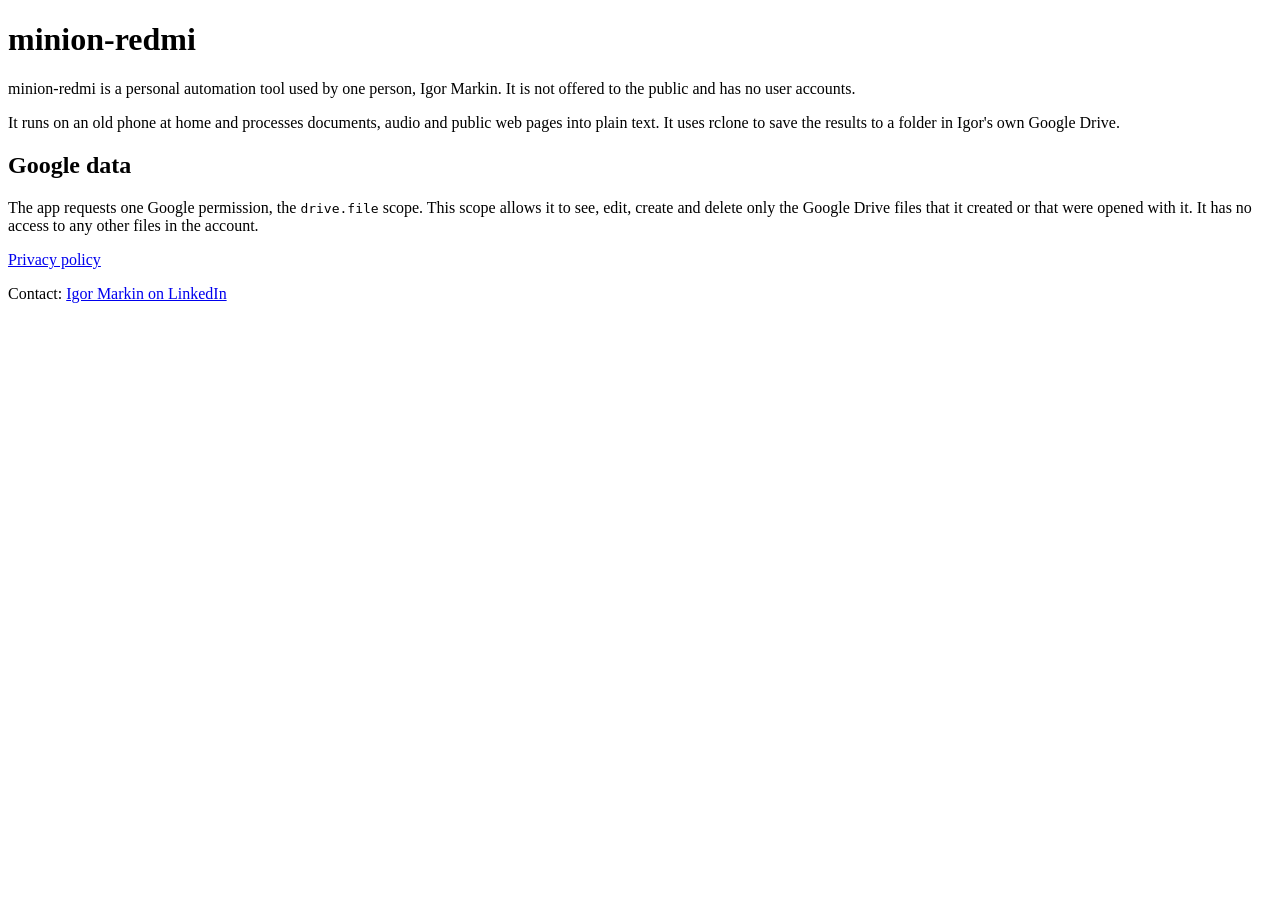
<file: minion-redmi/index.html>
<!doctype html>
<html lang="en">
<head>
<meta charset="utf-8">
<meta name="viewport" content="width=device-width, initial-scale=1">
<title>minion-redmi</title>
</head>
<body>
<h1>minion-redmi</h1>
<p>minion-redmi is a personal automation tool used by one person, Igor Markin. It is not offered to the public and has no user accounts.</p>
<p>It runs on an old phone at home and processes documents, audio and public web pages into plain text. It uses rclone to save the results to a folder in Igor's own Google Drive.</p>
<h2>Google data</h2>
<p>The app requests one Google permission, the <code>drive.file</code> scope. This scope allows it to see, edit, create and delete only the Google Drive files that it created or that were opened with it. It has no access to any other files in the account.</p>
<p><a href="privacy.html">Privacy policy</a></p>
<p>Contact: <a href="https://www.linkedin.com/in/markin-pro/">Igor Markin on LinkedIn</a></p>
</body>
</html>
</file>
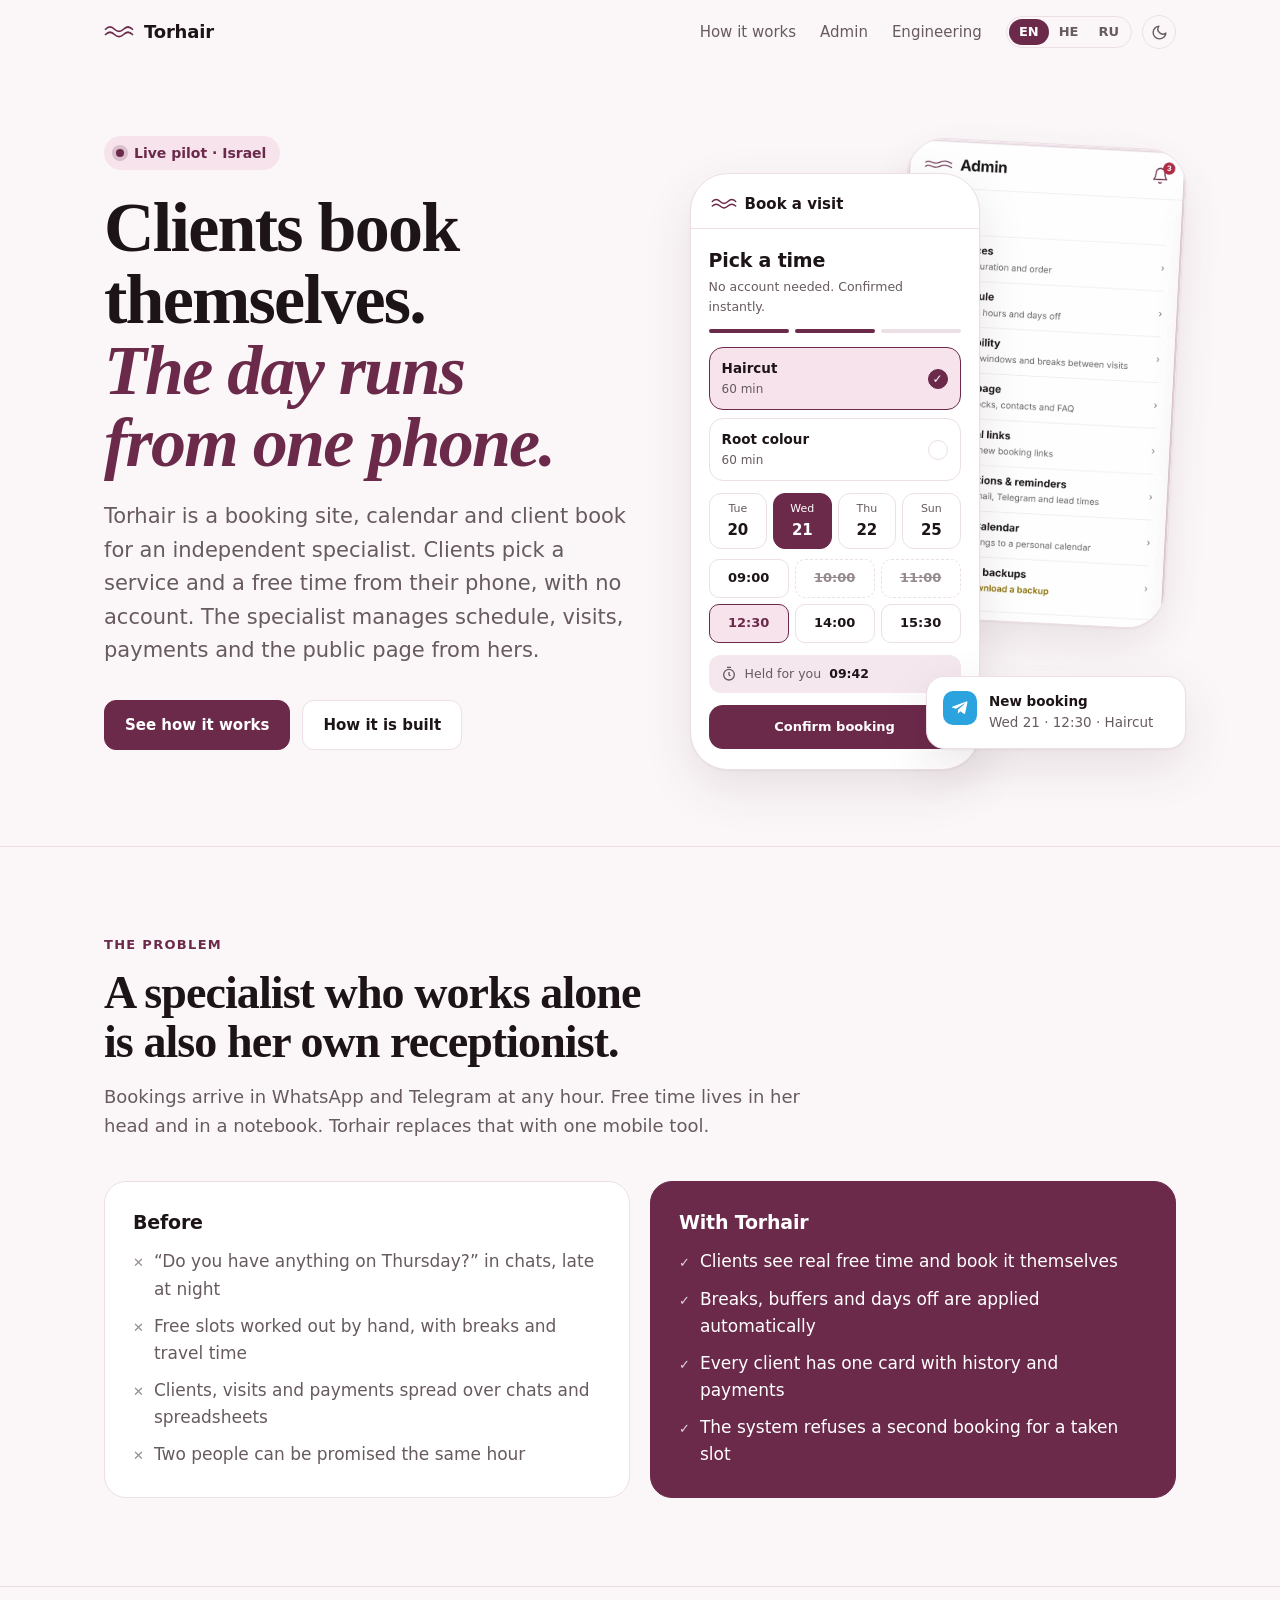
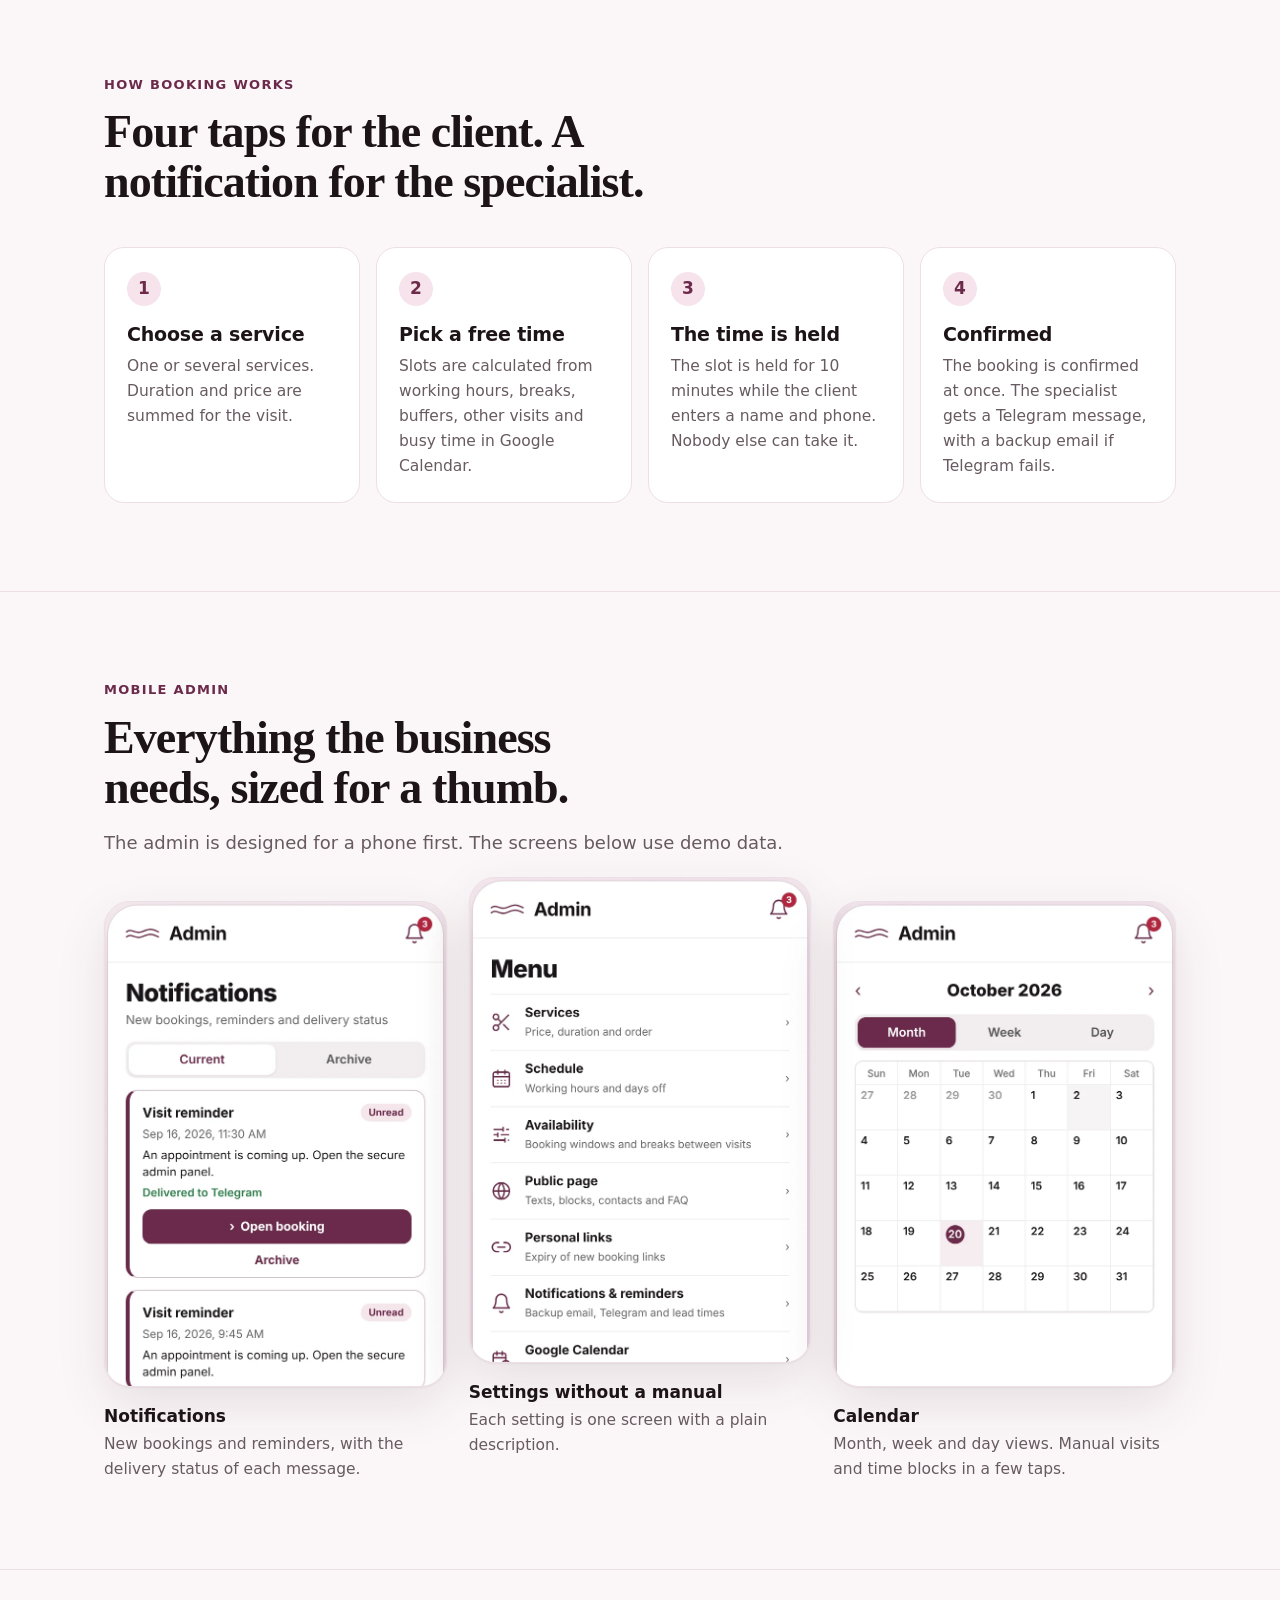
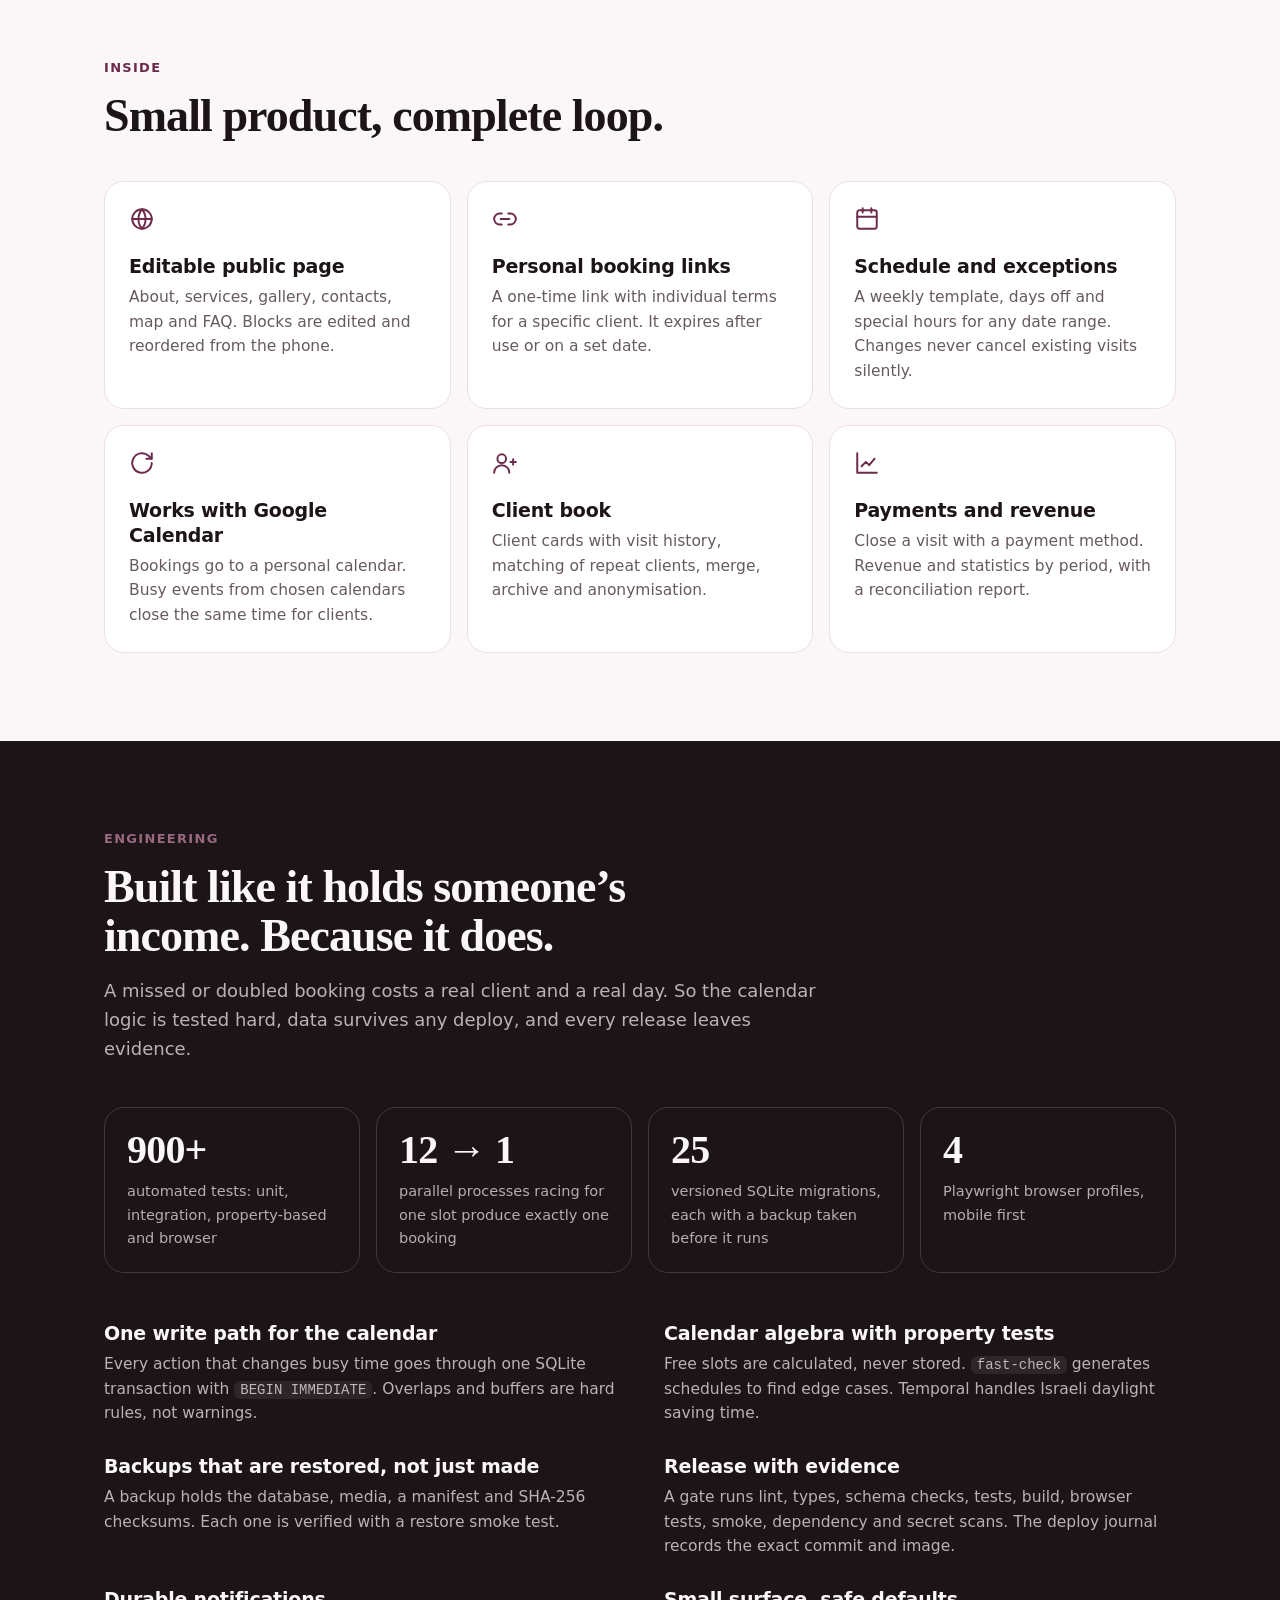
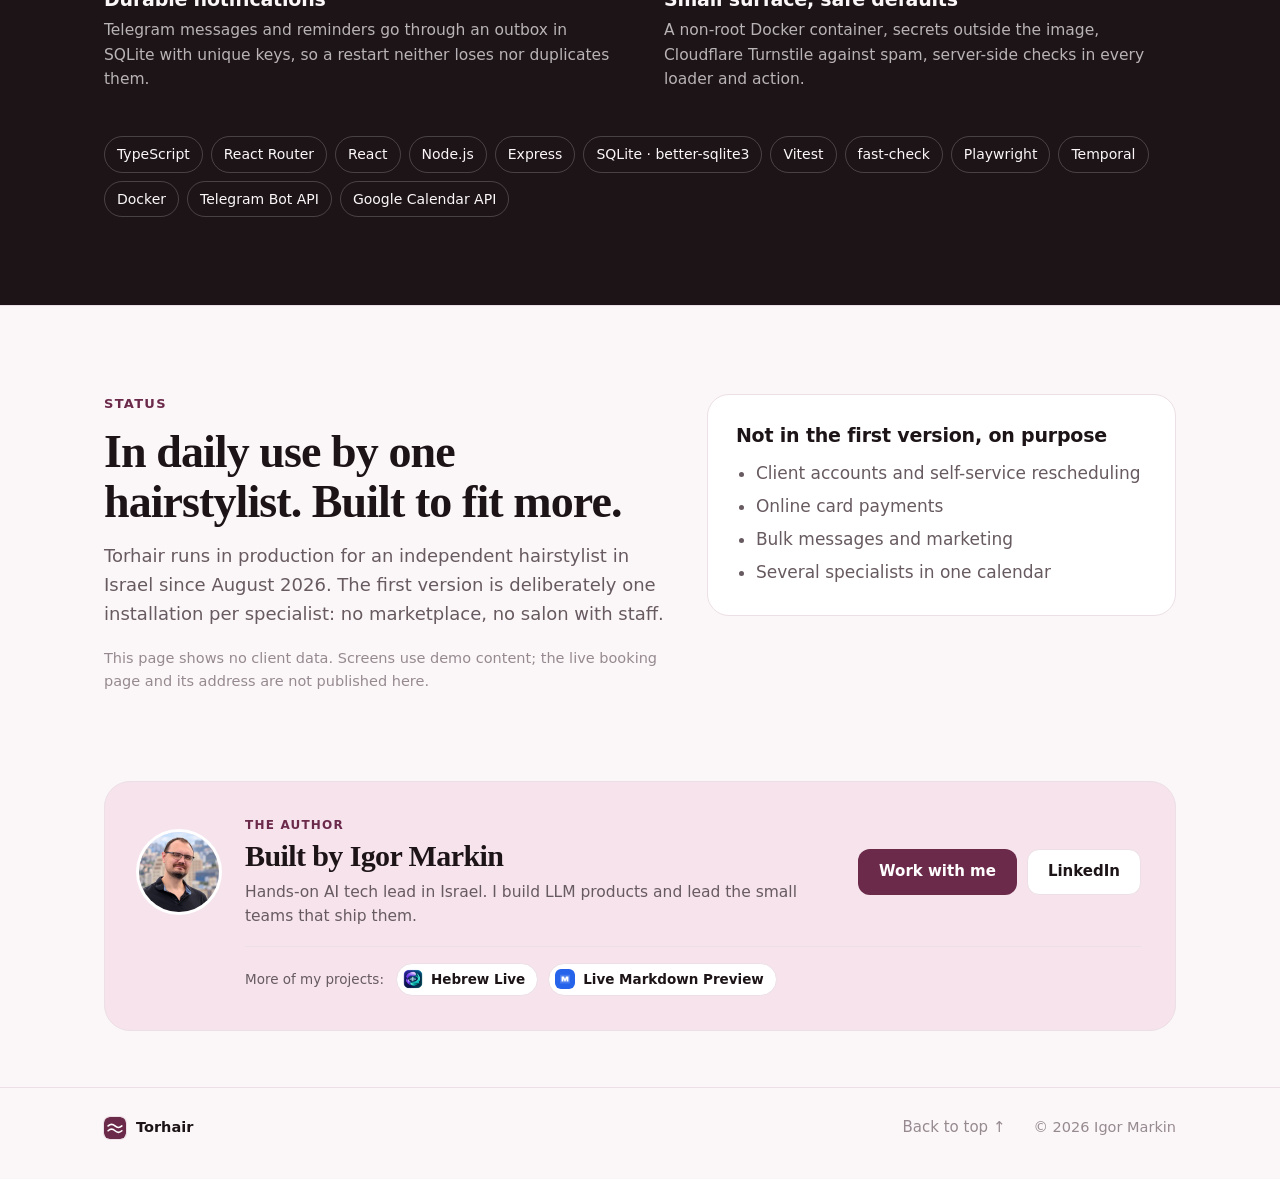
<file: torhair/index.html>
<!doctype html>
<html lang="en">
<head>
<meta charset="utf-8">
<meta name="viewport" content="width=device-width, initial-scale=1">
<title>Torhair · Booking, calendar and client book for an independent specialist</title>
<meta name="description" content="Torhair is a mobile-first booking site, calendar and client book for an independent specialist. Clients book from their phone without an account; the specialist runs the day from hers. Live pilot in Israel.">
<link rel="canonical" href="https://igor-markin.github.io/torhair/">
<meta name="theme-color" content="#fbf7f8" media="(prefers-color-scheme: light)">
<meta name="theme-color" content="#161013" media="(prefers-color-scheme: dark)">
<meta property="og:type" content="website">
<meta property="og:url" content="https://igor-markin.github.io/torhair/">
<meta property="og:title" content="Torhair · Booking that runs from one phone">
<meta property="og:description" content="Online booking, a mobile admin, reminders and a client book for an independent specialist. Live pilot in Israel.">
<meta property="og:image" content="https://igor-markin.github.io/torhair/assets/og.png">
<meta property="og:image:width" content="1200">
<meta property="og:image:height" content="630">
<meta name="twitter:card" content="summary_large_image">
<script>try{var t=localStorage.getItem("site-theme");if(t==="light"||t==="dark")document.documentElement.dataset.theme=t}catch(e){}</script>
<link rel="icon" href="assets/favicon.svg" type="image/svg+xml">
<link rel="stylesheet" href="/brand/v1/brand.css">
<script src="/brand/v1/brand.js" defer></script>
<style>
:root{
  --bg:#fbf7f8;--surface:#fff;--soft:#f4e7ed;--ink:#1d1418;--muted:#675a60;--faint:#968a90;
  --line:#ecdfe5;--plum:#6c2a4b;--plum-ink:#fff;--plum-soft:#f6e3ec;--ok:#2f7a4f;--gold:#8a6a00;
  --shadow:0 1px 2px rgb(60 20 40/.05),0 18px 50px rgb(60 20 40/.10);
  --serif:ui-serif,"New York","Iowan Old Style",Georgia,"Times New Roman",serif;
  color-scheme:light dark;
}
@media (prefers-color-scheme:dark){:root:not([data-theme=light]){
  --bg:#161013;--surface:#201719;--soft:#2a1c22;--ink:#f1e9ec;--muted:#b9a9b0;--faint:#85767d;
  --line:#33252b;--plum:#e3a2c2;--plum-ink:#2a0f1d;--plum-soft:#35202a;--ok:#7fd0a0;--gold:#e0c060;
  --shadow:0 1px 2px rgb(0 0 0/.35),0 18px 50px rgb(0 0 0/.35);
}}
:root[data-theme=dark]{
  --bg:#161013;--surface:#201719;--soft:#2a1c22;--ink:#f1e9ec;--muted:#b9a9b0;--faint:#85767d;
  --line:#33252b;--plum:#e3a2c2;--plum-ink:#2a0f1d;--plum-soft:#35202a;--ok:#7fd0a0;--gold:#e0c060;
  --shadow:0 1px 2px rgb(0 0 0/.35),0 18px 50px rgb(0 0 0/.35);
}
:root[data-theme=light]{color-scheme:light}
*{box-sizing:border-box;margin:0}
html{-webkit-text-size-adjust:100%;scroll-behavior:smooth;overflow-x:clip}
body{background:var(--bg);color:var(--ink);font:17px/1.6 ui-sans-serif,system-ui,-apple-system,"Segoe UI",Roboto,"Helvetica Neue",Arial,sans-serif;-webkit-font-smoothing:antialiased;overflow-x:hidden}
a{color:inherit;text-underline-offset:3px;text-decoration-thickness:1px}
a:hover{color:var(--plum)}
:focus-visible{outline:2px solid var(--plum);outline-offset:3px;border-radius:6px}
img{display:block;max-width:100%;height:auto}
.wrap{max-width:1120px;margin:0 auto;padding:0 24px}
.skip{position:absolute;top:16px;inset-inline-start:16px;width:1px;height:1px;overflow:hidden;clip-path:inset(50%);white-space:nowrap}.skip:focus{width:auto;height:auto;clip-path:none;background:var(--surface);padding:8px 12px;z-index:9}

header{position:sticky;top:0;z-index:5;background:color-mix(in srgb,var(--bg) 84%,transparent);backdrop-filter:saturate(1.4) blur(14px);-webkit-backdrop-filter:saturate(1.4) blur(14px)}
.top{display:flex;align-items:center;justify-content:space-between;gap:16px;height:64px}
.brand{display:flex;align-items:center;gap:10px;font-weight:700;letter-spacing:-.01em;text-decoration:none;font-size:18px}
.brand svg{color:var(--plum)}
nav{display:flex;align-items:center;gap:24px;font-size:15px}
nav a{text-decoration:none;color:var(--muted)}
nav a:hover{color:var(--ink)}
.lang{display:flex;border:1px solid var(--line);border-radius:999px;padding:2px}
.lang button{font:inherit;font-size:13px;font-weight:600;border:0;background:none;color:var(--muted);padding:3px 10px;border-radius:999px;cursor:pointer}
.lang button[aria-pressed=true]{background:var(--plum);color:var(--plum-ink)}
.theme{display:grid;place-items:center;width:34px;height:34px;border-radius:50%;border:1px solid var(--line);background:none;color:var(--muted);cursor:pointer}
.theme:hover{color:var(--ink)}
.theme .sun{display:none}
.dark-on .theme .sun{display:block}.dark-on .theme .moon{display:none}
.controls{display:flex;align-items:center;gap:10px}
[dir=rtl] h1 em{font-style:normal}
[dir=rtl] .eyebrow,[dir=rtl] .kicker{letter-spacing:0}

.hero{display:grid;grid-template-columns:1.05fr .95fr;gap:48px;align-items:center;padding-top:72px;padding-bottom:96px}
.eyebrow{display:inline-flex;align-items:center;gap:10px;font-size:14px;font-weight:600;color:var(--plum);background:var(--plum-soft);padding:6px 14px 6px 12px;border-radius:999px}
.eyebrow i{width:8px;height:8px;border-radius:50%;background:currentColor;box-shadow:0 0 0 4px color-mix(in srgb,currentColor 20%,transparent);animation:pulse 2.4s ease-in-out infinite}
@keyframes pulse{50%{box-shadow:0 0 0 7px color-mix(in srgb,currentColor 0%,transparent)}}
h1{font-family:var(--serif);font-size:clamp(40px,6vw,70px);line-height:1.02;letter-spacing:-.025em;font-weight:600;margin:22px 0 22px;text-wrap:balance}
h1 em{color:var(--plum)}
.lede{font-size:clamp(18px,2vw,21px);color:var(--muted);max-width:32em;text-wrap:pretty}
.actions{display:flex;flex-wrap:wrap;gap:12px;margin-top:32px}
.btn{display:inline-flex;align-items:center;gap:8px;padding:12px 20px;border-radius:12px;font-size:15px;font-weight:600;text-decoration:none;border:1px solid var(--line);background:var(--surface);transition:transform .15s,background .15s}
.btn:hover{transform:translateY(-1px);color:var(--ink)}
.btn.primary{background:var(--plum);border-color:var(--plum);color:var(--plum-ink)}
.btn.primary:hover{color:var(--plum-ink)}

/* Hero visual: a live booking phone over an admin screen */
.stage{position:relative;height:600px}
.stage::before{content:"";position:absolute;inset:6% -4% 2% 6%;background:radial-gradient(60% 60% at 40% 40%,var(--plum-soft),transparent 70%);z-index:-1}
.phone{position:absolute;width:290px;border-radius:38px;background:var(--surface);border:1px solid var(--line);box-shadow:var(--shadow);overflow:hidden}
.phone.client{left:0;top:30px;z-index:2}
.phone.admin{right:0;top:0;width:280px;transform:rotate(3deg);opacity:.98}
.phone.admin img{width:100%}
.ph-bar{display:flex;align-items:center;gap:8px;padding:18px 20px 12px;border-bottom:1px solid var(--line);font-weight:700;font-size:15px}
.ph-bar svg{color:var(--plum)}
.ph{padding:16px 18px 20px;font-size:13px}
.ph h4{font-size:19px;letter-spacing:-.01em;margin-bottom:2px}
.ph .sub{color:var(--muted);font-size:12.5px}
.steps{display:flex;gap:6px;margin:12px 0 14px}
.steps span{flex:1;height:4px;border-radius:4px;background:var(--line)}
.steps span.on{background:var(--plum)}
.svc{display:flex;justify-content:space-between;align-items:center;border:1px solid var(--line);border-radius:14px;padding:10px 12px;margin-bottom:8px}
.svc b{font-size:13.5px}.svc small{color:var(--muted);display:block;font-size:12px}
.svc.sel{border-color:var(--plum);background:var(--plum-soft)}
.svc .tick{width:20px;height:20px;border-radius:50%;border:1.5px solid var(--line);display:grid;place-items:center;font-size:12px}
.svc.sel .tick{background:var(--plum);border-color:var(--plum);color:var(--plum-ink)}
.days{display:flex;gap:6px;margin:12px 0 10px}
.days>span{flex:1;text-align:center;border-radius:12px;padding:6px 0;font-size:11px;color:var(--muted);border:1px solid var(--line)}
.days>span b{display:block;font-size:15px;color:var(--ink)}
.days>span.on{background:var(--plum);border-color:var(--plum);color:var(--plum-ink)}
.days>span.on b{color:var(--plum-ink)}
.slots{display:grid;grid-template-columns:repeat(3,1fr);gap:6px}
.slots span{text-align:center;padding:8px 0;border-radius:10px;border:1px solid var(--line);font-weight:600;font-variant-numeric:tabular-nums}
.slots span.off{color:var(--faint);text-decoration:line-through;border-style:dashed}
.slots span.pick{border-color:var(--plum);color:var(--plum);background:var(--plum-soft);animation:pick 6s ease-in-out infinite}
@keyframes pick{0%,30%{background:transparent;color:var(--ink);border-color:var(--line)}38%,100%{background:var(--plum-soft);color:var(--plum);border-color:var(--plum)}}
.hold{display:flex;align-items:center;gap:8px;margin-top:12px;padding:9px 12px;border-radius:12px;background:var(--soft);font-size:12.5px;color:var(--muted)}
.hold b{color:var(--ink);font-variant-numeric:tabular-nums}
.cta{margin-top:12px;text-align:center;background:var(--plum);color:var(--plum-ink);font-weight:700;padding:12px;border-radius:14px}
.toast{position:absolute;z-index:3;right:-10px;bottom:-6px;width:260px;display:flex;gap:12px;align-items:flex-start;background:var(--surface);border:1px solid var(--line);border-radius:18px;padding:14px 16px;box-shadow:var(--shadow);font-size:13.5px;animation:toast 6s ease-in-out infinite}
.toast .ic{flex:none;width:34px;height:34px;border-radius:10px;background:#2aa3df;color:#fff;display:grid;place-items:center}
.toast b{display:block}
.toast span{color:var(--muted)}
@keyframes toast{0%,45%{opacity:0;transform:translateY(12px)}55%,92%{opacity:1;transform:none}100%{opacity:0}}

section{padding:88px 0;border-top:1px solid var(--line)}
.kicker{font-size:13px;font-weight:700;letter-spacing:.1em;text-transform:uppercase;color:var(--plum)}
h2{font-family:var(--serif);font-size:clamp(30px,4vw,46px);line-height:1.08;letter-spacing:-.02em;font-weight:600;margin:12px 0 16px;max-width:20em;text-wrap:balance}
.intro{color:var(--muted);font-size:18px;max-width:40em}
h3{font-size:19px;line-height:1.3;letter-spacing:-.01em;font-weight:650}

.ba{display:grid;grid-template-columns:1fr 1fr;gap:20px;margin-top:40px}
.ba>div{border-radius:22px;padding:28px;border:1px solid var(--line)}
.ba .before{background:var(--surface)}
.ba .after{background:var(--plum);color:var(--plum-ink);border-color:var(--plum)}
.ba h3{margin-bottom:14px}
.ba ul{list-style:none;padding:0;display:grid;gap:10px}
.ba li{display:flex;gap:10px;align-items:baseline}
.ba .before li{color:var(--muted)}
.ba li::before{content:"✕";font-size:13px;color:var(--faint)}
.ba .after li::before{content:"✓";color:inherit;opacity:.8}

.flow{list-style:none;padding:0;display:grid;grid-template-columns:repeat(4,1fr);gap:16px;margin-top:40px;counter-reset:s}
.flow li{position:relative;background:var(--surface);border:1px solid var(--line);border-radius:20px;padding:24px 22px;counter-increment:s}
.flow li::before{content:counter(s);display:grid;place-items:center;width:34px;height:34px;border-radius:50%;background:var(--plum-soft);color:var(--plum);font-weight:700;margin-bottom:16px}
.flow p{color:var(--muted);font-size:15.5px;margin-top:8px}

.screens{margin-top:44px;display:grid;grid-template-columns:repeat(3,1fr);gap:22px;align-items:start}
.screens figure{margin:0}
.screens .shot{border-radius:26px;overflow:hidden;background:#f3e6ec;border:1px solid var(--line);box-shadow:var(--shadow);aspect-ratio:692/980}
.screens .shot img{width:100%;height:100%;object-fit:cover;object-position:top}
.screens figure:nth-child(2){transform:translateY(-24px)}
.screens figcaption{margin-top:16px;font-size:15.5px;color:var(--muted)}
.screens figcaption b{display:block;color:var(--ink);font-size:17px;margin-bottom:2px}

.features{display:grid;grid-template-columns:repeat(3,1fr);gap:16px;margin-top:40px}
.feature{background:var(--surface);border:1px solid var(--line);border-radius:20px;padding:24px}
.feature svg{color:var(--plum);margin-bottom:14px}
.feature p{color:var(--muted);font-size:15.5px;margin-top:6px}

.eng{background:var(--ink);color:var(--bg);border-top:0}
.eng .kicker{color:color-mix(in srgb,var(--plum) 70%,var(--bg))}
@media (prefers-color-scheme:dark){:root:not([data-theme=light]) .eng{background:#0e0a0c;color:var(--ink)}:root:not([data-theme=light]) .eng .kicker{color:var(--plum)}}
:root[data-theme=dark] .eng{background:#0e0a0c;color:var(--ink)}:root[data-theme=dark] .eng .kicker{color:var(--plum)}
.eng .intro{color:color-mix(in srgb,currentColor 70%,transparent)}
.nums{display:grid;grid-template-columns:repeat(4,1fr);gap:16px;margin:44px 0 48px}
.num{border:1px solid color-mix(in srgb,currentColor 16%,transparent);border-radius:20px;padding:22px}
.num b{display:block;font-family:var(--serif);font-size:40px;line-height:1;font-weight:600;letter-spacing:-.02em}
.num p{margin-top:10px;font-size:14.5px;color:color-mix(in srgb,currentColor 68%,transparent)}
.decisions{display:grid;grid-template-columns:repeat(2,1fr);gap:28px 48px}
.decisions p{margin-top:6px;font-size:15.5px;color:color-mix(in srgb,currentColor 70%,transparent)}
code{font:14px ui-monospace,SFMono-Regular,Menlo,monospace;background:color-mix(in srgb,currentColor 10%,transparent);padding:1px 6px;border-radius:6px}
.stack{display:flex;flex-wrap:wrap;gap:8px;margin-top:44px}
.stack span{font-size:14px;padding:6px 12px;border-radius:999px;border:1px solid color-mix(in srgb,currentColor 20%,transparent)}

.status{display:grid;grid-template-columns:1.2fr 1fr;gap:40px;align-items:start}
.card{background:var(--surface);border:1px solid var(--line);border-radius:22px;padding:28px}
.card ul{margin:12px 0 0;padding-inline-start:20px;color:var(--muted)}
.card li{margin-top:6px}
.privacy{font-size:14.5px;color:var(--faint);margin-top:18px}

/* Shared author block from /brand/v1/, in Torhair colours */
:root{--im-card:var(--plum-soft);--im-card-ink:var(--ink);--im-card-muted:var(--muted);--im-card-line:var(--line);--im-chip:var(--surface);--im-accent:var(--plum);--im-accent-ink:var(--plum-ink);--im-ring:var(--surface);--im-font-display:var(--serif);--im-title-weight:600;--im-radius:26px;--im-btn-radius:12px}
.im-foot{--im-foot-ink:var(--ink);--im-foot-muted:var(--faint);--im-foot-line:var(--line)}

.reveal{opacity:0;transform:translateY(18px);transition:opacity .7s ease,transform .7s ease}
.reveal.in{opacity:1;transform:none}

@media (max-width:940px){
  .hero{grid-template-columns:1fr;padding-top:44px;padding-bottom:64px}
  .stage{height:560px;max-width:520px;width:100%;margin:0 auto}
  .flow{grid-template-columns:repeat(2,1fr)}
  .features{grid-template-columns:repeat(2,1fr)}
  .nums{grid-template-columns:repeat(2,1fr)}
  .status{grid-template-columns:1fr}
  section{padding:64px 0}
}
@media (max-width:640px){
  .wrap{padding:0 16px}
  nav .opt{display:none}
  nav{gap:16px}
  .stage{height:auto;padding:24px 0 56px}
  .phone.client{position:relative;width:min(272px,80%);top:0}
  .phone.admin{width:200px;right:0;top:0}
  .toast{left:auto;right:0;bottom:0;width:240px}
  [dir=rtl] .phone.admin{right:auto;left:0;transform:rotate(-3deg)}
  [dir=rtl] .toast{right:auto;left:0}
  .ba,.flow,.features,.decisions,.screens{grid-template-columns:1fr}
  .screens figure:nth-child(2){transform:none}
  .screens .shot{max-width:360px}
}
@media (prefers-reduced-motion:reduce){
  html{scroll-behavior:auto}
  .eyebrow i,.slots span.pick,.toast{animation:none}
  .toast{opacity:1}
  .reveal{opacity:1;transform:none;transition:none}
}
</style>
</head>
<body>
<a class="skip" href="#main" data-i18n="skip">Skip to content</a>
<svg width="0" height="0" style="position:absolute" aria-hidden="true">
  <symbol id="waves" viewBox="0 0 40 20"><path d="M2 7c4-4 8-4 12 0s8 4 12 0 8-4 12 0M2 14c4-4 8-4 12 0s8 4 12 0 8-4 12 0" fill="none" stroke="currentColor" stroke-width="2.2" stroke-linecap="round"/></symbol>
</svg>
<header>
  <div class="wrap top">
    <a class="brand" href="#top"><svg width="30" height="15"><use href="#waves"/></svg>Torhair</a>
    <nav aria-label="Sections">
      <a class="opt" href="#how" data-i18n="navHow">How it works</a>
      <a class="opt" href="#admin" data-i18n="navAdmin">Admin</a>
      <a href="#engineering" data-i18n="navEng">Engineering</a>
      <div class="controls">
        <div class="lang" role="group" aria-label="Language">
          <button type="button" data-lang="en" aria-pressed="true" lang="en">EN</button>
          <button type="button" data-lang="he" aria-pressed="false" lang="he">HE</button>
          <button type="button" data-lang="ru" aria-pressed="false" lang="ru">RU</button>
        </div>
        <button class="theme" type="button" aria-label="Dark theme"><svg class="moon" width="17" height="17" viewBox="0 0 24 24" fill="none" stroke="currentColor" stroke-width="2" stroke-linecap="round" stroke-linejoin="round" aria-hidden="true"><path d="M21 12.8A9 9 0 1 1 11.2 3a7 7 0 0 0 9.8 9.8z"/></svg><svg class="sun" width="17" height="17" viewBox="0 0 24 24" fill="none" stroke="currentColor" stroke-width="2" stroke-linecap="round" aria-hidden="true"><circle cx="12" cy="12" r="4"/><path d="M12 2v2M12 20v2M4.9 4.9l1.4 1.4M17.7 17.7l1.4 1.4M2 12h2M20 12h2M4.9 19.1l1.4-1.4M17.7 6.3l1.4-1.4"/></svg></button>
      </div>
    </nav>
  </div>
</header>

<main id="main">
  <div class="wrap hero" id="top">
    <div>
      <p class="eyebrow"><i aria-hidden="true"></i><span data-i18n="eyebrow">Live pilot · Israel</span></p>
      <h1 data-i18n="h1">Clients book themselves. <em>The day runs from one phone.</em></h1>
      <p class="lede" data-i18n="lede">Torhair is a booking site, calendar and client book for an independent specialist. Clients pick a service and a free time from their phone, with no account. The specialist manages schedule, visits, payments and the public page from hers.</p>
      <div class="actions">
        <a class="btn primary" href="#how" data-i18n="ctaHow">See how it works</a>
        <a class="btn" href="#engineering" data-i18n="ctaEng">How it is built</a>
      </div>
    </div>

    <div class="stage" aria-label="Illustration: a client books a visit on the left, the admin menu is on the right" data-i18n-aria="stageLabel">
      <div class="phone admin" aria-hidden="true"><img src="assets/menu.webp" width="712" height="1224" alt=""></div>
      <div class="phone client" aria-hidden="true">
        <div class="ph-bar"><svg width="26" height="13"><use href="#waves"/></svg><span data-i18n="phBook">Book a visit</span></div>
        <div class="ph">
          <h4 data-i18n="phPick">Pick a time</h4>
          <p class="sub" data-i18n="phSub">No account needed. Confirmed instantly.</p>
          <div class="steps"><span class="on"></span><span class="on"></span><span></span></div>
          <div class="svc sel"><div><b data-i18n="svc1">Haircut</b><small data-i18n="svc1d">60 min</small></div><span class="tick">✓</span></div>
          <div class="svc"><div><b data-i18n="svc2">Root colour</b><small data-i18n="svc2d">60 min</small></div><span class="tick"></span></div>
          <div class="days"><span><span data-i18n="d1">Tue</span><b>20</b></span><span class="on"><span data-i18n="d2">Wed</span><b>21</b></span><span><span data-i18n="d3">Thu</span><b>22</b></span><span><span data-i18n="d4">Sun</span><b>25</b></span></div>
          <div class="slots"><span>09:00</span><span class="off">10:00</span><span class="off">11:00</span><span class="pick">12:30</span><span>14:00</span><span>15:30</span></div>
          <div class="hold"><svg width="16" height="16" viewBox="0 0 24 24" fill="none" stroke="currentColor" stroke-width="2"><circle cx="12" cy="13" r="8"/><path d="M12 9v4l2 2M9 2h6"/></svg><span data-i18n="hold">Held for you</span> <b>09:42</b></div>
          <div class="cta" data-i18n="confirm">Confirm booking</div>
        </div>
      </div>
      <div class="toast" aria-hidden="true">
        <span class="ic"><svg width="18" height="18" viewBox="0 0 24 24" fill="currentColor"><path d="M21.9 4.6 18.8 19c-.2 1-.8 1.3-1.7.8l-4.7-3.5-2.3 2.2c-.3.3-.5.5-1 .5l.3-4.8 8.8-7.9c.4-.3-.1-.5-.6-.2L6.8 13 2.2 11.6c-1-.3-1-1 .2-1.5l18-6.9c.8-.3 1.6.2 1.5 1.4z"/></svg></span>
        <div><b data-i18n="toastT">New booking</b><span data-i18n="toastB">Wed 21 · 12:30 · Haircut</span></div>
      </div>
    </div>
  </div>

  <section id="problem">
    <div class="wrap reveal">
      <p class="kicker" data-i18n="pK">The problem</p>
      <h2 data-i18n="pH">A specialist who works alone is also her own receptionist.</h2>
      <p class="intro" data-i18n="pI">Bookings arrive in WhatsApp and Telegram at any hour. Free time lives in her head and in a notebook. Torhair replaces that with one mobile tool.</p>
      <div class="ba">
        <div class="before">
          <h3 data-i18n="bH">Before</h3>
          <ul>
            <li data-i18n="b1">“Do you have anything on Thursday?” in chats, late at night</li>
            <li data-i18n="b2">Free slots worked out by hand, with breaks and travel time</li>
            <li data-i18n="b3">Clients, visits and payments spread over chats and spreadsheets</li>
            <li data-i18n="b4">Two people can be promised the same hour</li>
          </ul>
        </div>
        <div class="after">
          <h3 data-i18n="aH">With Torhair</h3>
          <ul>
            <li data-i18n="a1">Clients see real free time and book it themselves</li>
            <li data-i18n="a2">Breaks, buffers and days off are applied automatically</li>
            <li data-i18n="a3">Every client has one card with history and payments</li>
            <li data-i18n="a4">The system refuses a second booking for a taken slot</li>
          </ul>
        </div>
      </div>
    </div>
  </section>

  <section id="how">
    <div class="wrap reveal">
      <p class="kicker" data-i18n="hK">How booking works</p>
      <h2 data-i18n="hH">Four taps for the client. A notification for the specialist.</h2>
      <ol class="flow">
        <li><h3 data-i18n="f1h">Choose a service</h3><p data-i18n="f1p">One or several services. Duration and price are summed for the visit.</p></li>
        <li><h3 data-i18n="f2h">Pick a free time</h3><p data-i18n="f2p">Slots are calculated from working hours, breaks, buffers, other visits and busy time in Google Calendar.</p></li>
        <li><h3 data-i18n="f3h">The time is held</h3><p data-i18n="f3p">The slot is held for 10 minutes while the client enters a name and phone. Nobody else can take it.</p></li>
        <li><h3 data-i18n="f4h">Confirmed</h3><p data-i18n="f4p">The booking is confirmed at once. The specialist gets a Telegram message, with a backup email if Telegram fails.</p></li>
      </ol>
    </div>
  </section>

  <section id="admin">
    <div class="wrap reveal">
      <p class="kicker" data-i18n="adK">Mobile admin</p>
      <h2 data-i18n="adH">Everything the business needs, sized for a thumb.</h2>
      <p class="intro" data-i18n="adI">The admin is designed for a phone first. The screens below use demo data.</p>
      <div class="screens">
        <figure>
          <div class="shot"><img src="assets/notifications.webp" width="692" height="1149" loading="lazy" alt="Notifications screen with visit reminders and Telegram delivery status" data-i18n-alt="s1alt"></div>
          <figcaption><b data-i18n="s1h">Notifications</b><span data-i18n="s1p">New bookings and reminders, with the delivery status of each message.</span></figcaption>
        </figure>
        <figure>
          <div class="shot"><img src="assets/menu.webp" width="712" height="1224" loading="lazy" alt="Admin menu: services, schedule, availability, public page, personal links, notifications, Google Calendar, backups" data-i18n-alt="s2alt"></div>
          <figcaption><b data-i18n="s2h">Settings without a manual</b><span data-i18n="s2p">Each setting is one screen with a plain description.</span></figcaption>
        </figure>
        <figure>
          <div class="shot"><img src="assets/calendar.webp" width="692" height="1149" loading="lazy" alt="Calendar screen with month, week and day views" data-i18n-alt="s3alt"></div>
          <figcaption><b data-i18n="s3h">Calendar</b><span data-i18n="s3p">Month, week and day views. Manual visits and time blocks in a few taps.</span></figcaption>
        </figure>
      </div>
    </div>
  </section>

  <section id="features">
    <div class="wrap reveal">
      <p class="kicker" data-i18n="ftK">Inside</p>
      <h2 data-i18n="ftH">Small product, complete loop.</h2>
      <div class="features">
        <div class="feature"><svg width="26" height="26" viewBox="0 0 24 24" fill="none" stroke="currentColor" stroke-width="1.8" stroke-linecap="round" stroke-linejoin="round"><circle cx="12" cy="12" r="9"/><path d="M3 12h18M12 3a14 14 0 0 1 0 18M12 3a14 14 0 0 0 0 18"/></svg><h3 data-i18n="x1h">Editable public page</h3><p data-i18n="x1p">About, services, gallery, contacts, map and FAQ. Blocks are edited and reordered from the phone.</p></div>
        <div class="feature"><svg width="26" height="26" viewBox="0 0 24 24" fill="none" stroke="currentColor" stroke-width="1.8" stroke-linecap="round" stroke-linejoin="round"><path d="M9 17H7a5 5 0 0 1 0-10h2M15 7h2a5 5 0 0 1 0 10h-2M8 12h8"/></svg><h3 data-i18n="x2h">Personal booking links</h3><p data-i18n="x2p">A one-time link with individual terms for a specific client. It expires after use or on a set date.</p></div>
        <div class="feature"><svg width="26" height="26" viewBox="0 0 24 24" fill="none" stroke="currentColor" stroke-width="1.8" stroke-linecap="round" stroke-linejoin="round"><rect x="3" y="4" width="18" height="17" rx="2"/><path d="M8 2v4M16 2v4M3 10h18"/></svg><h3 data-i18n="x3h">Schedule and exceptions</h3><p data-i18n="x3p">A weekly template, days off and special hours for any date range. Changes never cancel existing visits silently.</p></div>
        <div class="feature"><svg width="26" height="26" viewBox="0 0 24 24" fill="none" stroke="currentColor" stroke-width="1.8" stroke-linecap="round" stroke-linejoin="round"><path d="M21 12a9 9 0 1 1-3-6.7L21 8"/><path d="M21 3v5h-5"/></svg><h3 data-i18n="x4h">Works with Google Calendar</h3><p data-i18n="x4p">Bookings go to a personal calendar. Busy events from chosen calendars close the same time for clients.</p></div>
        <div class="feature"><svg width="26" height="26" viewBox="0 0 24 24" fill="none" stroke="currentColor" stroke-width="1.8" stroke-linecap="round" stroke-linejoin="round"><circle cx="9" cy="8" r="4"/><path d="M2 21a7 7 0 0 1 14 0M17 11h5M19.5 8.5v5"/></svg><h3 data-i18n="x5h">Client book</h3><p data-i18n="x5p">Client cards with visit history, matching of repeat clients, merge, archive and anonymisation.</p></div>
        <div class="feature"><svg width="26" height="26" viewBox="0 0 24 24" fill="none" stroke="currentColor" stroke-width="1.8" stroke-linecap="round" stroke-linejoin="round"><path d="M3 3v18h18"/><path d="m7 15 4-4 3 3 5-6"/></svg><h3 data-i18n="x6h">Payments and revenue</h3><p data-i18n="x6p">Close a visit with a payment method. Revenue and statistics by period, with a reconciliation report.</p></div>
      </div>
    </div>
  </section>

  <section class="eng" id="engineering">
    <div class="wrap reveal">
      <p class="kicker" data-i18n="eK">Engineering</p>
      <h2 data-i18n="eH">Built like it holds someone’s income. Because it does.</h2>
      <p class="intro" data-i18n="eI">A missed or doubled booking costs a real client and a real day. So the calendar logic is tested hard, data survives any deploy, and every release leaves evidence.</p>
      <div class="nums">
        <div class="num"><b>900+</b><p data-i18n="n1">automated tests: unit, integration, property-based and browser</p></div>
        <div class="num"><b>12 → 1</b><p data-i18n="n2">parallel processes racing for one slot produce exactly one booking</p></div>
        <div class="num"><b>25</b><p data-i18n="n3">versioned SQLite migrations, each with a backup taken before it runs</p></div>
        <div class="num"><b>4</b><p data-i18n="n4">Playwright browser profiles, mobile first</p></div>
      </div>
      <div class="decisions">
        <div><h3 data-i18n="k1h">One write path for the calendar</h3><p data-i18n="k1p">Every action that changes busy time goes through one SQLite transaction with <code>BEGIN IMMEDIATE</code>. Overlaps and buffers are hard rules, not warnings.</p></div>
        <div><h3 data-i18n="k2h">Calendar algebra with property tests</h3><p data-i18n="k2p">Free slots are calculated, never stored. <code>fast-check</code> generates schedules to find edge cases. Temporal handles Israeli daylight saving time.</p></div>
        <div><h3 data-i18n="k3h">Backups that are restored, not just made</h3><p data-i18n="k3p">A backup holds the database, media, a manifest and SHA-256 checksums. Each one is verified with a restore smoke test.</p></div>
        <div><h3 data-i18n="k4h">Release with evidence</h3><p data-i18n="k4p">A gate runs lint, types, schema checks, tests, build, browser tests, smoke, dependency and secret scans. The deploy journal records the exact commit and image.</p></div>
        <div><h3 data-i18n="k5h">Durable notifications</h3><p data-i18n="k5p">Telegram messages and reminders go through an outbox in SQLite with unique keys, so a restart neither loses nor duplicates them.</p></div>
        <div><h3 data-i18n="k6h">Small surface, safe defaults</h3><p data-i18n="k6p">A non-root Docker container, secrets outside the image, Cloudflare Turnstile against spam, server-side checks in every loader and action.</p></div>
      </div>
      <div class="stack" aria-label="Stack">
        <span>TypeScript</span><span>React Router</span><span>React</span><span>Node.js</span><span>Express</span><span>SQLite · better-sqlite3</span><span>Vitest</span><span>fast-check</span><span>Playwright</span><span>Temporal</span><span>Docker</span><span>Telegram Bot API</span><span>Google Calendar API</span>
      </div>
    </div>
  </section>

  <section id="status">
    <div class="wrap status reveal">
      <div>
        <p class="kicker" data-i18n="stK">Status</p>
        <h2 data-i18n="stH">In daily use by one hairstylist. Built to fit more.</h2>
        <p class="intro" data-i18n="stI">Torhair runs in production for an independent hairstylist in Israel since August 2026. The first version is deliberately one installation per specialist: no marketplace, no salon with staff.</p>
        <p class="privacy" data-i18n="priv">This page shows no client data. Screens use demo content; the live booking page and its address are not published here.</p>
      </div>
      <div class="card">
        <h3 data-i18n="nxH">Not in the first version, on purpose</h3>
        <ul>
          <li data-i18n="nx1">Client accounts and self-service rescheduling</li>
          <li data-i18n="nx2">Online card payments</li>
          <li data-i18n="nx3">Bulk messages and marketing</li>
          <li data-i18n="nx4">Several specialists in one calendar</li>
        </ul>
      </div>
    </div>
  </section>

  <div class="wrap" style="padding-bottom:56px">
    <aside class="im-author reveal" data-im-product="torhair" aria-labelledby="im-author-title-0">
      <a class="im-author-photo" href="/" tabindex="-1" aria-hidden="true"><img src="/assets/igor-320.webp" srcset="/assets/igor-320.webp 320w, /assets/igor-640.webp 640w" sizes="80px" width="80" height="80" loading="lazy" alt="Igor Markin"></a>
      <div class="im-author-text">
        <p class="im-author-kicker">The author</p>
        <h2 class="im-author-title" id="im-author-title-0"><a href="/">Built by Igor Markin</a></h2>
        <p class="im-author-lead">Hands-on AI tech lead in Israel. I build LLM products and lead the small teams that ship them.</p>
      </div>
      <div class="im-author-actions">
        <a class="im-author-btn im-author-btn-primary" href="/#contact">Work with me</a>
        <a class="im-author-btn im-author-btn-secondary" href="https://www.linkedin.com/in/markin-pro/">LinkedIn</a>
      </div>
      <nav class="im-author-also" aria-label="More of my projects">
        <span class="im-author-also-label">More of my projects:</span>
        <a class="im-author-chip" href="/hebrew-live/" lang="en"><img src="/brand/v1/icons/hebrew-live.png" width="20" height="20" alt="">Hebrew Live</a>
        <a class="im-author-chip" href="/live-markdown-preview/" lang="en"><img src="/brand/v1/icons/live-markdown-preview.svg" width="20" height="20" alt="">Live Markdown Preview</a>
      </nav>
    </aside>
  </div>
</main>

<footer class="im-foot">
  <div class="wrap im-foot-row">
    <a class="im-foot-product" href="#"><img src="assets/favicon.svg" width="22" height="22" alt="">Torhair</a>
    <nav class="im-foot-links" aria-label="Footer"><a href="#main" data-i18n="top">Back to top ↑</a></nav>
    <a class="im-foot-sign" href="/">© 2026 Igor Markin</a>
  </div>
</footer>

<script>
(function(){
  var ru={
    skip:"Перейти к содержимому",navHow:"Как работает",navAdmin:"Админка",navEng:"Инженерия",
    eyebrow:"Пилот в работе · Израиль",
    h1:"Клиенты записываются сами. <em>День ведётся с одного телефона.</em>",
    lede:"Torhair — сайт записи, календарь и база клиентов для частного мастера. Клиент выбирает услугу и свободное время с телефона, без регистрации. Мастер со своего телефона ведёт расписание, визиты, оплаты и публичную страницу.",
    ctaHow:"Как это работает",ctaEng:"Как это устроено",
    stageLabel:"Иллюстрация: слева клиент записывается, справа меню админки",
    phBook:"Запись",phPick:"Выберите время",phSub:"Без регистрации. Подтверждение сразу.",
    svc1:"Стрижка",svc1d:"60 мин",svc2:"Окрашивание корней",svc2d:"60 мин",
    d1:"Вт",d2:"Ср",d3:"Чт",d4:"Вс",hold:"Время удержано",confirm:"Записаться",
    toastT:"Новая запись",toastB:"Ср 21 · 12:30 · Стрижка",
    pK:"Проблема",pH:"Мастер, который работает один, — сам себе администратор.",
    pI:"Записи приходят в WhatsApp и Telegram в любое время. Свободное время — в голове и в блокноте. Torhair заменяет это одним мобильным инструментом.",
    bH:"Раньше",b1:"«А в четверг есть что-нибудь?» в переписке поздно вечером",b2:"Свободные окна считаются вручную, с перерывами и дорогой",b3:"Клиенты, визиты и оплаты разбросаны по чатам и таблицам",b4:"Один и тот же час можно пообещать двоим",
    aH:"С Torhair",a1:"Клиент видит реальное свободное время и записывается сам",a2:"Перерывы, буферы и выходные учитываются автоматически",a3:"У каждого клиента одна карточка с историей и оплатами",a4:"Система не даст записать второго клиента на занятое время",
    hK:"Как устроена запись",hH:"Четыре касания для клиента. Уведомление для мастера.",
    f1h:"Выбор услуги",f1p:"Одна или несколько услуг. Длительность и цена визита складываются.",
    f2h:"Свободное время",f2p:"Окна считаются из рабочих часов, перерывов, буферов, других визитов и занятости в Google Календаре.",
    f3h:"Время удержано",f3p:"Пока клиент вводит имя и телефон, время держится за ним 10 минут. Никто другой его не займёт.",
    f4h:"Подтверждено",f4p:"Запись подтверждается сразу. Мастер получает сообщение в Telegram, а если Telegram не сработал — резервное письмо.",
    adK:"Мобильная админка",adH:"Всё, что нужно делу, — под большой палец.",adI:"Админка спроектирована сначала для телефона. На экранах ниже — демонстрационные данные.",
    s1h:"Уведомления",s1p:"Новые записи и напоминания со статусом доставки каждого сообщения.",
    s2h:"Настройки без инструкции",s2p:"Каждая настройка — один экран с понятным описанием.",
    s3h:"Календарь",s3p:"Месяц, неделя и день. Ручная запись и блокировка времени в несколько касаний.",
    s1alt:"Экран уведомлений с напоминаниями о визитах и статусом доставки в Telegram",
    s2alt:"Меню админки: услуги, расписание, доступность, публичная страница, персональные ссылки, уведомления, Google Календарь, резервные копии",
    s3alt:"Календарь с видами месяц, неделя и день",
    ftK:"Внутри",ftH:"Маленький продукт, замкнутый цикл.",
    x1h:"Редактируемая страница",x1p:"О себе, услуги, галерея, контакты, карта и вопросы. Блоки редактируются и переставляются с телефона.",
    x2h:"Персональные ссылки",x2p:"Одноразовая ссылка с индивидуальными условиями для конкретного клиента. Истекает после записи или в заданную дату.",
    x3h:"Расписание и исключения",x3p:"Шаблон недели, выходные и особые часы на любой период. Изменения никогда не отменяют записи молча.",
    x4h:"Связь с Google Календарём",x4p:"Записи уходят в личный календарь. Занятость из выбранных календарей закрывает это время для клиентов.",
    x5h:"База клиентов",x5p:"Карточки с историей визитов, распознавание постоянных клиентов, объединение, архив и анонимизация.",
    x6h:"Оплаты и выручка",x6p:"Визит закрывается со способом оплаты. Выручка и статистика за период, отчёт сверки.",
    eK:"Инженерия",eH:"Сделано так, будто от этого зависит чей-то доход. Потому что зависит.",
    eI:"Пропущенная или двойная запись стоит реального клиента и реального дня. Поэтому календарная логика жёстко протестирована, данные переживают любой деплой, а каждый релиз оставляет доказательства.",
    n1:"автотестов: unit, integration, property-based и браузерные",n2:"параллельных процесса борются за одно окно — запись получается ровно одна",n3:"версионированных миграций SQLite, перед каждой — резервная копия",n4:"профиля Playwright, сначала мобильные",
    k1h:"Один путь записи в календарь",k1p:"Любое действие, которое меняет занятость, идёт через одну транзакцию SQLite с <code>BEGIN IMMEDIATE</code>. Пересечения и буферы — жёсткие запреты, а не предупреждения.",
    k2h:"Календарная алгебра под property-тестами",k2p:"Свободные окна вычисляются, а не хранятся. <code>fast-check</code> генерирует расписания и ищет крайние случаи. Temporal учитывает переход на летнее время в Израиле.",
    k3h:"Бэкапы, которые восстанавливают",k3p:"Резервная копия содержит базу, медиа, манифест и контрольные суммы SHA-256. Каждая проверяется пробным восстановлением.",
    k4h:"Релиз с доказательствами",k4p:"Gate прогоняет линтер, типы, проверку схемы, тесты, сборку, браузерные тесты, smoke, проверку зависимостей и секретов. Журнал деплоя фиксирует точный коммит и образ.",
    k5h:"Надёжные уведомления",k5p:"Сообщения в Telegram и напоминания идут через outbox в SQLite с уникальными ключами: перезапуск их не теряет и не дублирует.",
    k6h:"Малая поверхность, безопасные умолчания",k6p:"Контейнер Docker без root, секреты вне образа, Cloudflare Turnstile против спама, серверные проверки в каждом loader и action.",
    stK:"Статус",stH:"Каждый день в работе у одного парикмахера. Готово к росту.",
    stI:"Torhair работает в production у частного парикмахера в Израиле с августа 2026 года. Первая версия намеренно рассчитана на одну установку для одного мастера: не маркетплейс и не салон с сотрудниками.",
    priv:"На этой странице нет данных клиентов. На экранах — демонстрационные данные; живая страница записи и её адрес здесь не публикуются.",
    nxH:"Сознательно не вошло в первую версию",nx1:"Аккаунты клиентов и самостоятельный перенос",nx2:"Онлайн-оплата картой",nx3:"Массовые рассылки и маркетинг",nx4:"Несколько мастеров в одном календаре",
    top:"Наверх ↑"
  };
  var he={
    skip:"דילוג לתוכן",navHow:"איך זה עובד",navAdmin:"ניהול",navEng:"הנדסה",
    eyebrow:"פיילוט פעיל · ישראל",
    h1:"הלקוחות קובעים תור בעצמם. <em>את כל היום מנהלים מטלפון אחד.</em>",
    lede:"Torhair הוא אתר לקביעת תורים, יומן ופנקס לקוחות לבעלת מקצוע עצמאית. הלקוח בוחר שירות ושעה פנויה מהטלפון, בלי להירשם. בעלת המקצוע מנהלת מהטלפון שלה את לוח הזמנים, התורים, התשלומים והדף הציבורי.",
    ctaHow:"איך זה עובד",ctaEng:"איך זה בנוי",
    stageLabel:"איור: משמאל לקוח קובע תור, מימין תפריט הניהול",
    phBook:"קביעת תור",phPick:"בחירת שעה",phSub:"בלי הרשמה. אישור מיידי.",
    svc1:"תספורת",svc1d:"60 דק׳",svc2:"צביעת שורשים",svc2d:"60 דק׳",
    d1:"ג׳",d2:"ד׳",d3:"ה׳",d4:"א׳",hold:"השעה שמורה לך",confirm:"קביעת תור",
    toastT:"תור חדש",toastB:"ד׳ 21 · 12:30 · תספורת",
    pK:"הבעיה",pH:"בעלת מקצוע שעובדת לבד היא גם המזכירה של עצמה.",
    pI:"בקשות לתור מגיעות בוואטסאפ ובטלגרם בכל שעה. השעות הפנויות נמצאות בראש ובמחברת. Torhair מחליף את כל זה בכלי נייד אחד.",
    bH:"לפני",b1:"״יש משהו ביום חמישי?״ בצ׳אט, מאוחר בלילה",b2:"חישוב ידני של חלונות פנויים, עם הפסקות ונסיעות",b3:"לקוחות, תורים ותשלומים מפוזרים בין צ׳אטים וגיליונות",b4:"אפשר להבטיח את אותה שעה לשני אנשים",
    aH:"עם Torhair",a1:"הלקוח רואה זמן פנוי אמיתי וקובע תור בעצמו",a2:"הפסקות, מרווחים וימי חופש נלקחים בחשבון אוטומטית",a3:"לכל לקוח כרטיס אחד עם היסטוריה ותשלומים",a4:"המערכת לא תאפשר תור שני על שעה תפוסה",
    hK:"איך עובדת קביעת התור",hH:"ארבע נגיעות ללקוח. התראה לבעלת המקצוע.",
    f1h:"בחירת שירות",f1p:"שירות אחד או כמה. משך ומחיר התור מצטברים.",
    f2h:"בחירת שעה פנויה",f2p:"החלונות מחושבים לפי שעות העבודה, הפסקות, מרווחים, תורים אחרים וזמן תפוס ביומן Google.",
    f3h:"השעה שמורה",f3p:"השעה נשמרת ללקוח ל־10 דקות בזמן שהוא מזין שם וטלפון. אף אחד אחר לא יכול לתפוס אותה.",
    f4h:"מאושר",f4p:"התור מאושר מיד. בעלת המקצוע מקבלת הודעה בטלגרם, ואם טלגרם נכשל — מייל גיבוי.",
    adK:"ניהול מהנייד",adH:"כל מה שהעסק צריך, בגודל של אגודל.",adI:"ממשק הניהול תוכנן קודם כל לטלפון. במסכים למטה יש נתוני הדגמה.",
    s1h:"התראות",s1p:"תורים חדשים ותזכורות, עם סטטוס המסירה של כל הודעה.",
    s2h:"הגדרות בלי מדריך",s2p:"כל הגדרה היא מסך אחד עם הסבר פשוט.",
    s3h:"יומן",s3p:"תצוגת חודש, שבוע ויום. תור ידני וחסימת זמן בכמה נגיעות.",
    s1alt:"מסך התראות עם תזכורות לתורים וסטטוס מסירה בטלגרם",
    s2alt:"תפריט הניהול: שירותים, לוח זמנים, זמינות, דף ציבורי, קישורים אישיים, התראות, יומן Google, גיבויים",
    s3alt:"מסך יומן עם תצוגת חודש, שבוע ויום",
    ftK:"בפנים",ftH:"מוצר קטן, מעגל שלם.",
    x1h:"דף ציבורי שניתן לעריכה",x1p:"אודות, שירותים, גלריה, פרטי קשר, מפה ושאלות נפוצות. הבלוקים נערכים ומסודרים מהטלפון.",
    x2h:"קישורים אישיים לקביעת תור",x2p:"קישור חד־פעמי עם תנאים אישיים ללקוח מסוים. הוא פג אחרי השימוש או בתאריך שנקבע.",
    x3h:"לוח זמנים וחריגים",x3p:"תבנית שבועית, ימי חופש ושעות מיוחדות לכל טווח תאריכים. שינויים לעולם לא מבטלים תורים קיימים בשקט.",
    x4h:"עובד עם יומן Google",x4p:"התורים נשלחים ליומן האישי. אירועים תפוסים מיומנים נבחרים סוגרים את אותו הזמן ללקוחות.",
    x5h:"פנקס לקוחות",x5p:"כרטיסי לקוח עם היסטוריית תורים, זיהוי לקוחות חוזרים, מיזוג, ארכיון והתממה.",
    x6h:"תשלומים והכנסות",x6p:"סגירת תור עם אמצעי תשלום. הכנסות וסטטיסטיקה לפי תקופה, עם דוח התאמה.",
    eK:"הנדסה",eH:"בנוי כאילו פרנסה של מישהו תלויה בו. כי היא תלויה.",
    eI:"תור שהוחמץ או הוכפל עולה בלקוח אמיתי וביום אמיתי. לכן לוגיקת היומן נבדקת לעומק, הנתונים שורדים כל פריסה, וכל גרסה משאירה ראיות.",
    n1:"בדיקות אוטומטיות: יחידה, אינטגרציה, מבוססות תכונות ובדפדפן",n2:"תהליכים מקבילים מתחרים על אותו חלון, ונוצר בדיוק תור אחד",n3:"מיגרציות SQLite עם גרסאות, ולפני כל אחת נלקח גיבוי",n4:"פרופילי דפדפן ב־Playwright, קודם כל נייד",
    k1h:"נתיב כתיבה אחד ליומן",k1p:"כל פעולה שמשנה זמן תפוס עוברת בטרנזקציית SQLite אחת עם <code>BEGIN IMMEDIATE</code>. חפיפות ומרווחים הם חוקים נוקשים, לא אזהרות.",
    k2h:"אלגברת יומן עם בדיקות תכונות",k2p:"חלונות פנויים מחושבים, לא נשמרים. <code>fast-check</code> מייצר לוחות זמנים כדי למצוא מקרי קצה. Temporal מטפל במעבר לשעון קיץ בישראל.",
    k3h:"גיבויים שמשחזרים, לא רק יוצרים",k3p:"גיבוי כולל את מסד הנתונים, המדיה, מניפסט וסיכומי ביקורת SHA-256. כל גיבוי נבדק בשחזור ניסיוני.",
    k4h:"שחרור עם ראיות",k4p:"שער הבדיקות מריץ lint, טיפוסים, בדיקת סכמה, בדיקות, build, בדיקות דפדפן, smoke, סריקת תלויות וסודות. יומן הפריסה מתעד את ה־commit וה־image המדויקים.",
    k5h:"התראות אמינות",k5p:"הודעות טלגרם ותזכורות עוברות דרך outbox ב־SQLite עם מפתחות ייחודיים, כך שאתחול לא מאבד ולא משכפל אותן.",
    k6h:"שטח תקיפה קטן, ברירות מחדל בטוחות",k6p:"קונטיינר Docker בלי root, סודות מחוץ ל־image, Cloudflare Turnstile נגד ספאם, בדיקות בצד השרת בכל loader ו־action.",
    stK:"סטטוס",stH:"בשימוש יומיומי אצל ספרית אחת. בנוי להתרחב.",
    stI:"Torhair פועל בייצור אצל ספרית עצמאית בישראל מאוגוסט 2026. הגרסה הראשונה בנויה בכוונה כהתקנה אחת לבעלת מקצוע אחת: לא מרקטפלייס ולא מספרה עם עובדים.",
    priv:"בדף הזה אין נתוני לקוחות. במסכים יש תוכן הדגמה; דף קביעת התורים החי והכתובת שלו לא מפורסמים כאן.",
    nxH:"לא נכנס לגרסה הראשונה, בכוונה",nx1:"חשבונות לקוח ושינוי תור עצמאי",nx2:"תשלום מקוון בכרטיס אשראי",nx3:"הודעות המוניות ושיווק",nx4:"כמה בעלי מקצוע ביומן אחד",
    top:"חזרה למעלה ↑"
  };
  var themeL={en:["Dark theme","Light theme"],he:["ערכת נושא כהה","ערכת נושא בהירה"],ru:["Тёмная тема","Светлая тема"]};
  var nodes=[].slice.call(document.querySelectorAll('[data-i18n]'));
  var en={};nodes.forEach(function(n){en[n.dataset.i18n]=n.innerHTML});
  var aria=[].slice.call(document.querySelectorAll('[data-i18n-aria]'));aria.forEach(function(n){en[n.dataset.i18nAria]=n.getAttribute('aria-label')});
  var alts=[].slice.call(document.querySelectorAll('[data-i18n-alt]'));alts.forEach(function(n){en[n.dataset.i18nAlt]=n.alt});
  var meta={en:[document.title,document.querySelector('meta[name=description]').content],he:["Torhair · קביעת תורים, יומן ופנקס לקוחות לבעלת מקצוע עצמאית","Torhair הוא אתר לקביעת תורים, יומן ופנקס לקוחות לבעלת מקצוע עצמאית. הלקוחות קובעים תור מהטלפון בלי להירשם. פיילוט פעיל בישראל."],ru:["Torhair · Запись, календарь и база клиентов для частного мастера","Torhair — мобильный сайт записи, календарь и база клиентов для частного мастера. Клиенты записываются с телефона без регистрации. Пилот в работе в Израиле."]};
  var cur='en';
  function set(lang){
    cur=lang;
    var d=lang==='ru'?ru:lang==='he'?he:en;
    nodes.forEach(function(n){if(d[n.dataset.i18n]!=null)n.innerHTML=d[n.dataset.i18n]});
    aria.forEach(function(n){n.setAttribute('aria-label',d[n.dataset.i18nAria])});
    alts.forEach(function(n){n.alt=d[n.dataset.i18nAlt]});
    var root=document.documentElement;
    root.lang=lang;root.dir=lang==='he'?'rtl':'ltr';
    document.title=meta[lang][0];document.querySelector('meta[name=description]').content=meta[lang][1];
    [].forEach.call(document.querySelectorAll('[data-lang]'),function(b){b.setAttribute('aria-pressed',String(b.dataset.lang===lang))});
    paintTheme();
  }
  [].forEach.call(document.querySelectorAll('[data-lang]'),function(b){b.addEventListener('click',function(){
    set(b.dataset.lang);
    try{localStorage.setItem('site-lang',b.dataset.lang)}catch(e){}
    var u=new URL(location.href);u.searchParams.set('lang',b.dataset.lang);history.replaceState(null,'',u);
  })});

  var dark=matchMedia('(prefers-color-scheme: dark)'),btn=document.querySelector('.theme');
  function isDark(){var t=document.documentElement.dataset.theme;return t?t==='dark':dark.matches}
  function paintTheme(){var on=isDark();document.documentElement.classList.toggle('dark-on',on);btn.setAttribute('aria-label',themeL[cur][on?1:0])}
  btn.addEventListener('click',function(){
    var next=isDark()?'light':'dark';
    document.documentElement.dataset.theme=next;
    try{localStorage.setItem('site-theme',next)}catch(e){}
    paintTheme();
  });
  if(dark.addEventListener)dark.addEventListener('change',paintTheme);

  var langs={en:1,he:1,ru:1},q=new URLSearchParams(location.search).get('lang'),saved=null;
  try{saved=localStorage.getItem('site-lang')}catch(e){}
  var start=langs[q]?q:langs[saved]?saved:'en';
  set(start);
  if('IntersectionObserver' in window){
    var io=new IntersectionObserver(function(es){es.forEach(function(e){if(e.isIntersecting){e.target.classList.add('in');io.unobserve(e.target)}})},{threshold:.12});
    [].forEach.call(document.querySelectorAll('.reveal'),function(el){io.observe(el)});
  }else{[].forEach.call(document.querySelectorAll('.reveal'),function(el){el.classList.add('in')})}
})();
</script>
</body>
</html>
</file>
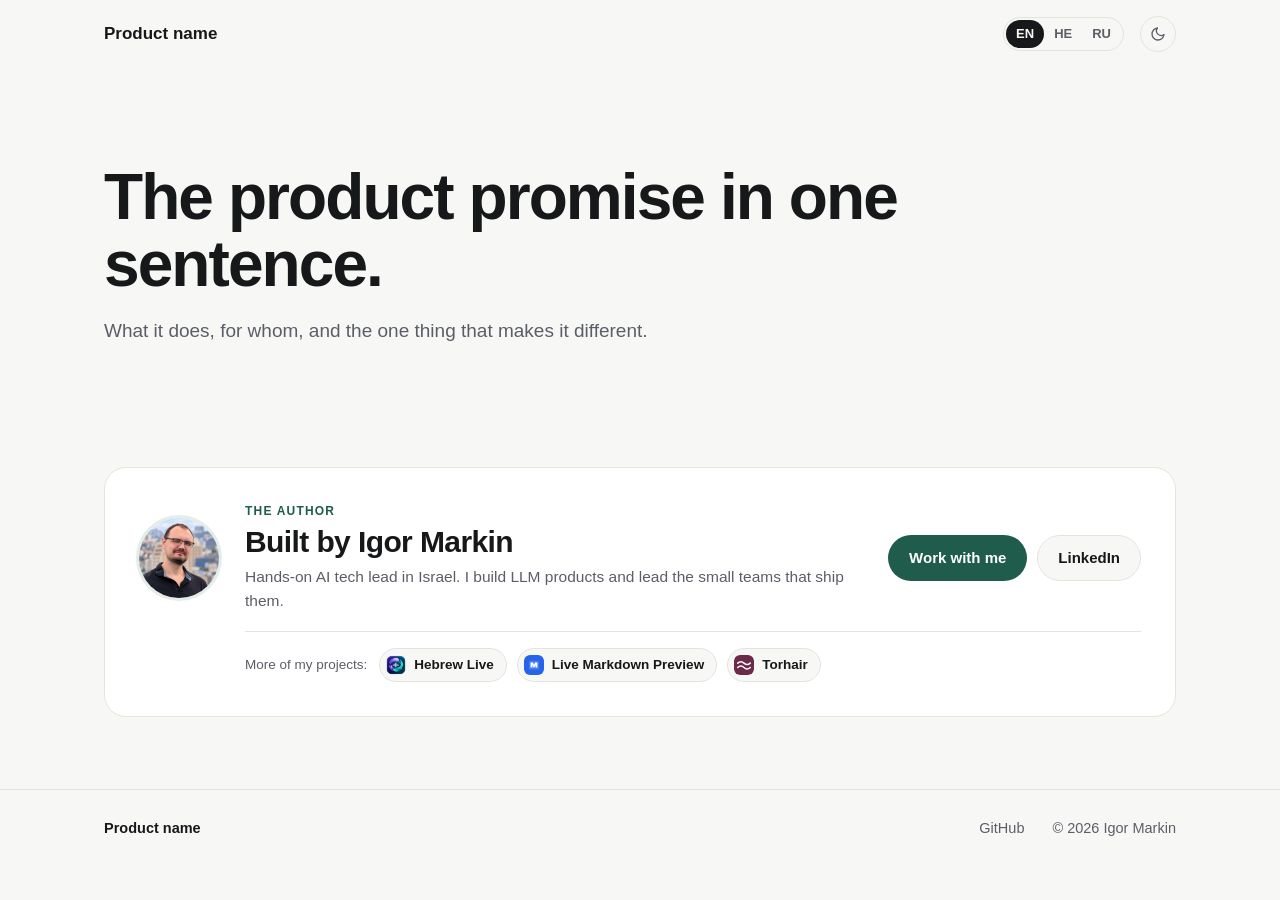
<file: brand/v1/starter/index.html>
<!doctype html>
<!-- Starter for a new product site on igor-markin.github.io. Copy this file, then follow brand/README.md. -->
<html lang="en">
<head>
<meta charset="utf-8">
<meta name="viewport" content="width=device-width, initial-scale=1">
<title>Product name — one line about what it does</title>
<meta name="description" content="One or two sentences about the product.">
<meta name="color-scheme" content="light dark">
<meta name="robots" content="noindex">
<script>try{var t=localStorage.getItem("site-theme");if(t==="light"||t==="dark")document.documentElement.dataset.theme=t}catch(e){}</script>
<link rel="stylesheet" href="/brand/v1/brand.css">
<script src="/brand/v1/brand.js" defer></script>
<style>
/* Product palette. Change these tokens first; the author block follows them through --im-*. */
:root{
  --bg:#f7f7f5;--surface:#fff;--ink:#17181a;--muted:#5b5e66;--line:#e4e4df;
  --accent:#1f5c4b;--accent-ink:#fff;--accent-soft:#e3eee8;
  --sans:-apple-system,BlinkMacSystemFont,"Segoe UI",Roboto,"Helvetica Neue",Arial,"Noto Sans Hebrew",sans-serif;
  color-scheme:light;
}
@media (prefers-color-scheme:dark){:root:not([data-theme=light]){
  --bg:#121314;--surface:#1b1c1e;--ink:#ececea;--muted:#a6a8ad;--line:#2b2d30;
  --accent:#7cc4a8;--accent-ink:#121314;--accent-soft:#1f2c27;color-scheme:dark;
}}
:root[data-theme=dark]{
  --bg:#121314;--surface:#1b1c1e;--ink:#ececea;--muted:#a6a8ad;--line:#2b2d30;
  --accent:#7cc4a8;--accent-ink:#121314;--accent-soft:#1f2c27;color-scheme:dark;
}
:root{
  --im-card:var(--surface);--im-card-ink:var(--ink);--im-card-muted:var(--muted);--im-card-line:var(--line);
  --im-chip:var(--bg);--im-accent:var(--accent);--im-accent-ink:var(--accent-ink);--im-ring:var(--accent-soft);
  --im-foot-ink:var(--ink);--im-foot-muted:var(--muted);--im-foot-line:var(--line);
}
*{box-sizing:border-box;margin:0}
body{background:var(--bg);color:var(--ink);font:17px/1.6 var(--sans);-webkit-font-smoothing:antialiased}
a{color:inherit}
.wrap{max-width:1120px;margin:0 auto;padding:0 24px}
header .wrap{display:flex;align-items:center;gap:16px;height:68px}
.brand{font-weight:700;text-decoration:none;margin-inline-end:auto}
.lang{display:flex;border:1px solid var(--line);border-radius:999px;padding:2px}
.lang button{font:inherit;font-size:13px;font-weight:600;border:0;background:none;color:var(--muted);padding:4px 10px;border-radius:999px;cursor:pointer}
.lang button[aria-pressed=true]{background:var(--ink);color:var(--bg)}
.theme{display:grid;place-items:center;width:36px;height:36px;border-radius:50%;border:1px solid var(--line);background:none;color:var(--muted);cursor:pointer}
.theme svg{width:16px;height:16px;fill:none;stroke:currentColor;stroke-width:2;stroke-linecap:round;stroke-linejoin:round}
.theme .sun,.dark-on .theme .moon{display:none}.dark-on .theme .sun{display:block}
.hero{padding-block:96px}
h1{font-size:clamp(38px,6vw,64px);line-height:1.05;letter-spacing:-.03em;max-width:14em}
.hero p{margin-top:18px;max-width:36em;font-size:19px;color:var(--muted)}
.author-wrap{padding-block:24px 72px}
:focus-visible{outline:2px solid var(--accent);outline-offset:3px;border-radius:6px}
</style>
</head>
<body>
<header>
  <div class="wrap">
    <a class="brand" href="./">Product name</a>
    <div class="lang" role="group" aria-label="Site language" data-i18n-aria="langLabel">
      <button type="button" data-lang="en" aria-pressed="true" lang="en">EN</button>
      <button type="button" data-lang="he" aria-pressed="false" lang="he">HE</button>
      <button type="button" data-lang="ru" aria-pressed="false" lang="ru">RU</button>
    </div>
    <button class="theme" type="button" aria-label="Dark theme">
      <svg class="moon" viewBox="0 0 24 24" aria-hidden="true"><path d="M21 12.8A9 9 0 1 1 11.2 3a7 7 0 0 0 9.8 9.8z"/></svg>
      <svg class="sun" viewBox="0 0 24 24" aria-hidden="true"><circle cx="12" cy="12" r="4"/><path d="M12 2v2M12 20v2M4.9 4.9l1.4 1.4M17.7 17.7l1.4 1.4M2 12h2M20 12h2M4.9 19.1l1.4-1.4M17.7 6.3l1.4-1.4"/></svg>
    </button>
  </div>
</header>

<main>
  <section class="hero wrap">
    <h1 data-i18n="h1">The product promise in one sentence.</h1>
    <p data-i18n="lead">What it does, for whom, and the one thing that makes it different.</p>
  </section>

  <!-- Product sections go here. Their design is free. -->

  <div class="author-wrap wrap">
    <!-- Static English copy for visitors without JavaScript; brand.js replaces it in the page language.
         Set data-im-product to the id of this product in brand.js PROJECTS. -->
    <aside class="im-author" data-im-product="new-product" aria-labelledby="im-author-title-0">
      <a class="im-author-photo" href="/" tabindex="-1" aria-hidden="true"><img src="/assets/igor-320.webp" srcset="/assets/igor-320.webp 320w, /assets/igor-640.webp 640w" sizes="80px" width="80" height="80" loading="lazy" alt="Igor Markin"></a>
      <div class="im-author-text">
        <p class="im-author-kicker">The author</p>
        <h2 class="im-author-title" id="im-author-title-0"><a href="/">Built by Igor Markin</a></h2>
        <p class="im-author-lead">Hands-on AI tech lead in Israel. I build LLM products and lead the small teams that ship them.</p>
      </div>
      <div class="im-author-actions">
        <a class="im-author-btn im-author-btn-primary" href="/#contact">Work with me</a>
        <a class="im-author-btn im-author-btn-secondary" href="https://www.linkedin.com/in/markin-pro/">LinkedIn</a>
      </div>
    </aside>
  </div>
</main>

<footer class="im-foot">
  <div class="wrap im-foot-row">
    <a class="im-foot-product" href="#">Product name</a>
    <nav class="im-foot-links" aria-label="Links" data-i18n-aria="footLabel">
      <a href="https://github.com/igor-markin">GitHub</a>
    </nav>
    <a class="im-foot-sign" href="/">© 2026 Igor Markin</a>
  </div>
</footer>

<script>
(() => {
  const copy = {
    en: { h1: 'The product promise in one sentence.', lead: 'What it does, for whom, and the one thing that makes it different.', langLabel: 'Site language', footLabel: 'Links', themeDark: 'Dark theme', themeLight: 'Light theme' },
    he: { h1: 'ההבטחה של המוצר במשפט אחד.', lead: 'מה הוא עושה, בשביל מי, ומה מייחד אותו.', langLabel: 'שפת האתר', footLabel: 'קישורים', themeDark: 'ערכת נושא כהה', themeLight: 'ערכת נושא בהירה' },
    ru: { h1: 'Обещание продукта в одном предложении.', lead: 'Что он делает, для кого и чем отличается.', langLabel: 'Язык сайта', footLabel: 'Ссылки', themeDark: 'Тёмная тема', themeLight: 'Светлая тема' },
  };
  const root = document.documentElement;
  let lang = 'en';
  const t = (k) => copy[lang][k] ?? copy.en[k];

  // Language: ?lang= first, then the choice shared by all sites on this domain, then English.
  function applyLang(next, remember) {
    lang = next;
    root.lang = next;
    root.dir = next === 'he' ? 'rtl' : 'ltr';
    document.querySelectorAll('[data-i18n]').forEach((el) => { el.textContent = t(el.dataset.i18n); });
    document.querySelectorAll('[data-i18n-aria]').forEach((el) => el.setAttribute('aria-label', t(el.dataset.i18nAria)));
    document.querySelectorAll('[data-lang]').forEach((b) => b.setAttribute('aria-pressed', String(b.dataset.lang === next)));
    paintTheme();
    if (remember) {
      try { localStorage.setItem('site-lang', next); } catch {}
      const url = new URL(location.href); url.searchParams.set('lang', next); history.replaceState(null, '', url);
    }
  }
  document.querySelectorAll('[data-lang]').forEach((b) => b.addEventListener('click', () => applyLang(b.dataset.lang, true)));

  // Theme: the system theme by default; a click stores an explicit choice shared by all sites.
  const dark = matchMedia('(prefers-color-scheme: dark)');
  const btn = document.querySelector('.theme');
  const isDark = () => (root.dataset.theme ? root.dataset.theme === 'dark' : dark.matches);
  function paintTheme() {
    root.classList.toggle('dark-on', isDark());
    btn.setAttribute('aria-label', t(isDark() ? 'themeLight' : 'themeDark'));
  }
  btn.addEventListener('click', () => {
    root.dataset.theme = isDark() ? 'light' : 'dark';
    try { localStorage.setItem('site-theme', root.dataset.theme); } catch {}
    paintTheme();
  });
  dark.addEventListener?.('change', paintTheme);

  let saved = null;
  try { saved = localStorage.getItem('site-lang'); } catch {}
  const param = new URLSearchParams(location.search).get('lang');
  applyLang(copy[param] ? param : copy[saved] ? saved : 'en', false);
})();
</script>
</body>
</html>
</file>
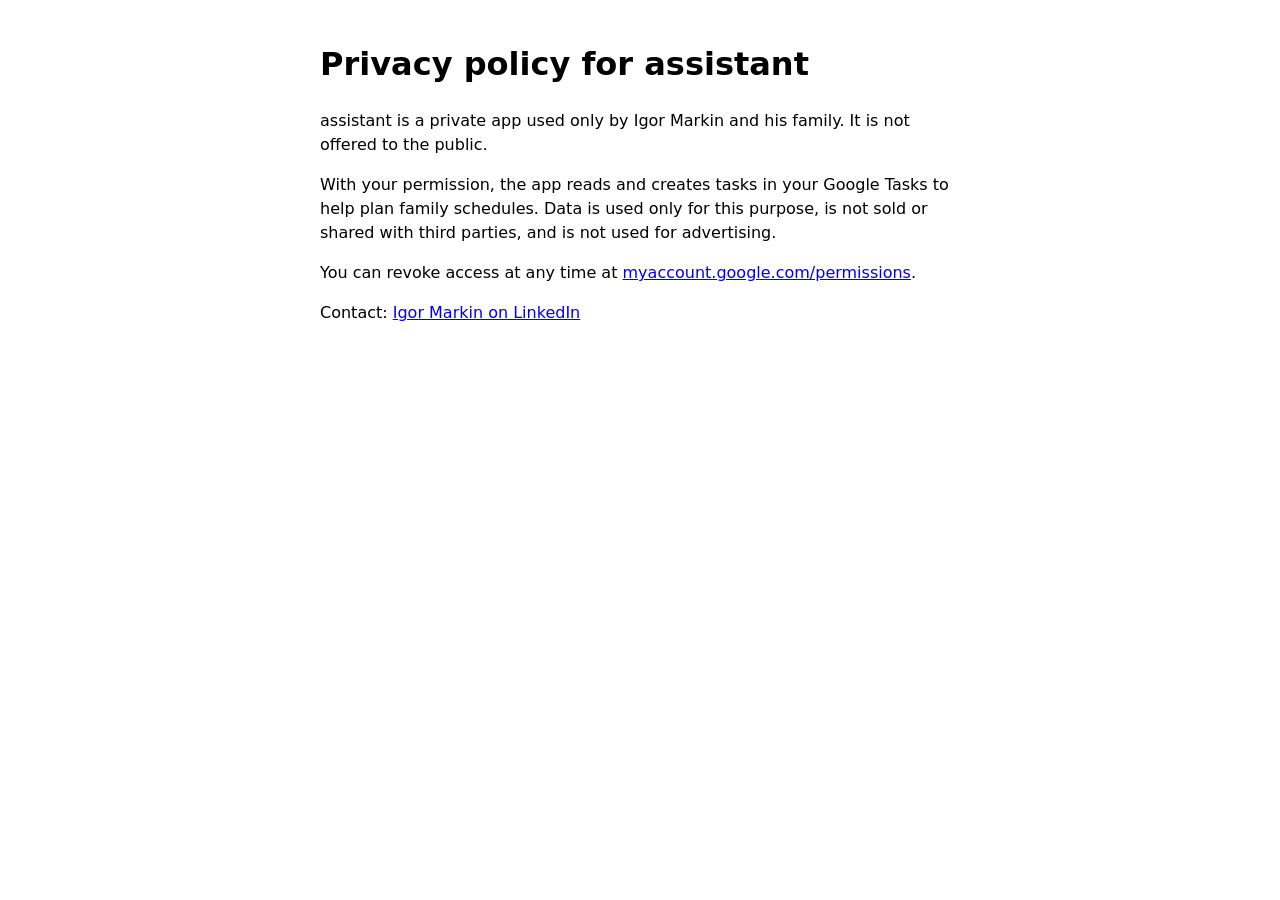
<file: privacy.html>
<!doctype html>
<html lang="en"><head><meta charset="utf-8"><meta name="viewport" content="width=device-width,initial-scale=1"><title>Privacy policy</title></head>
<body style="font-family:system-ui,sans-serif;max-width:640px;margin:40px auto;padding:0 16px;line-height:1.5">
<h1>Privacy policy for assistant</h1>
<p>assistant is a private app used only by Igor Markin and his family. It is not offered to the public.</p>
<p>With your permission, the app reads and creates tasks in your Google Tasks to help plan family schedules. Data is used only for this purpose, is not sold or shared with third parties, and is not used for advertising.</p>
<p>You can revoke access at any time at <a href="https://myaccount.google.com/permissions">myaccount.google.com/permissions</a>.</p>
<p>Contact: <a href="https://www.linkedin.com/in/markin-pro/">Igor Markin on LinkedIn</a></p>
</body></html>
</file>
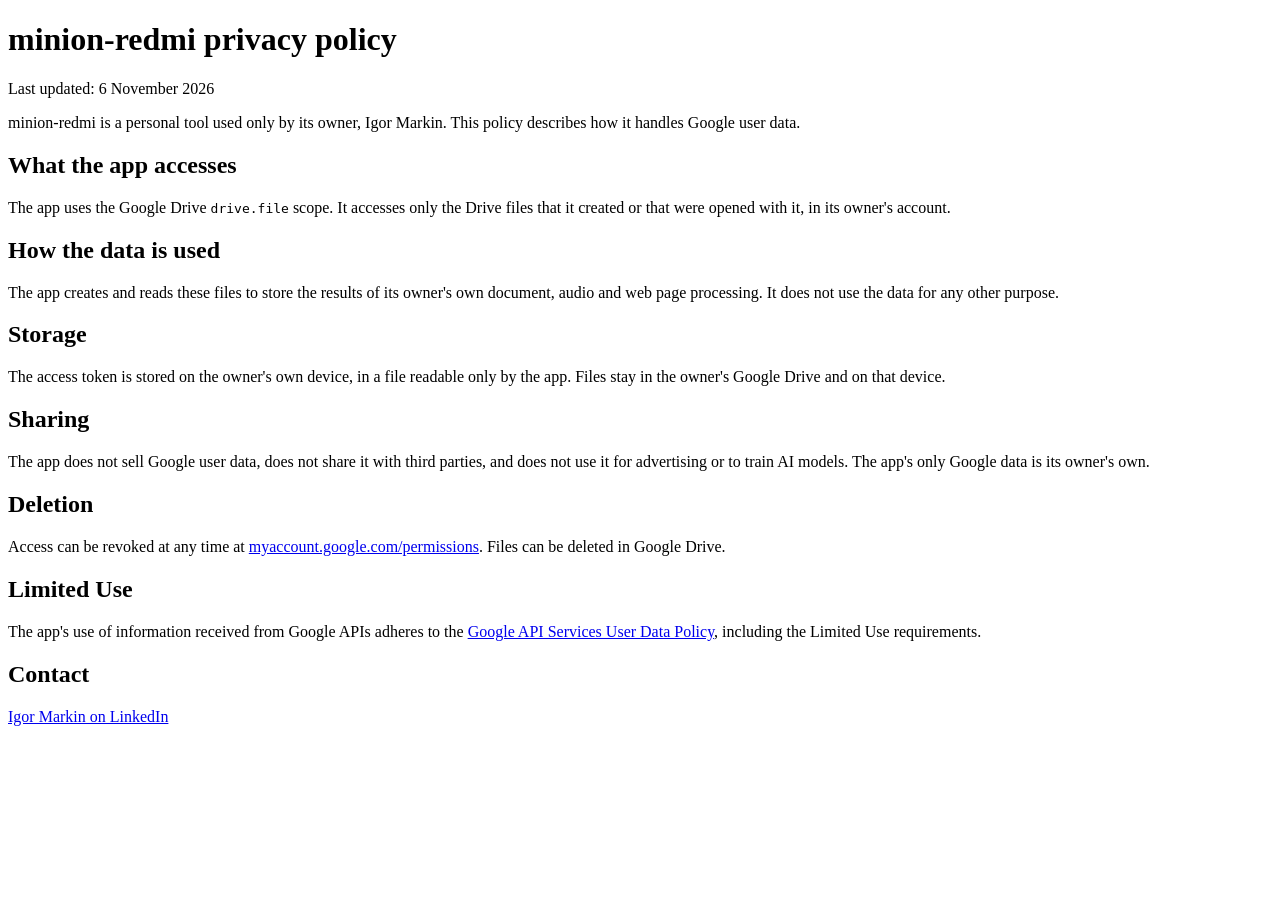
<file: minion-redmi/privacy.html>
<!doctype html>
<html lang="en">
<head>
<meta charset="utf-8">
<meta name="viewport" content="width=device-width, initial-scale=1">
<title>minion-redmi privacy policy</title>
</head>
<body>
<h1>minion-redmi privacy policy</h1>
<p>Last updated: 6 November 2026</p>
<p>minion-redmi is a personal tool used only by its owner, Igor Markin. This policy describes how it handles Google user data.</p>
<h2>What the app accesses</h2>
<p>The app uses the Google Drive <code>drive.file</code> scope. It accesses only the Drive files that it created or that were opened with it, in its owner's account.</p>
<h2>How the data is used</h2>
<p>The app creates and reads these files to store the results of its owner's own document, audio and web page processing. It does not use the data for any other purpose.</p>
<h2>Storage</h2>
<p>The access token is stored on the owner's own device, in a file readable only by the app. Files stay in the owner's Google Drive and on that device.</p>
<h2>Sharing</h2>
<p>The app does not sell Google user data, does not share it with third parties, and does not use it for advertising or to train AI models. The app's only Google data is its owner's own.</p>
<h2>Deletion</h2>
<p>Access can be revoked at any time at <a href="https://myaccount.google.com/permissions">myaccount.google.com/permissions</a>. Files can be deleted in Google Drive.</p>
<h2>Limited Use</h2>
<p>The app's use of information received from Google APIs adheres to the <a href="https://developers.google.com/terms/api-services-user-data-policy">Google API Services User Data Policy</a>, including the Limited Use requirements.</p>
<h2>Contact</h2>
<p><a href="https://www.linkedin.com/in/markin-pro/">Igor Markin on LinkedIn</a></p>
</body>
</html>
</file>
<file: brand/v1/brand.css>
/* Shared brand layer for every site on igor-markin.github.io. See brand/README.md.
   A site maps its own tokens to the --im-* variables on :root; anything it leaves out
   falls back to the main site palette below, in both themes. */

.im-author {
  --im-d-card: #fffefb; --im-d-ink: #161714; --im-d-muted: #5f5e58; --im-d-line: #e3dfd5;
  --im-d-chip: #f6f4ef; --im-d-accent: #1f5c4b; --im-d-accent-ink: #fff; --im-d-ring: #e3eee8;
}
@media (prefers-color-scheme: dark) {
  :root:not([data-theme="light"]) .im-author {
    --im-d-card: #1c1d1a; --im-d-ink: #ecebe6; --im-d-muted: #a9a79f; --im-d-line: #2d2e2a;
    --im-d-chip: #141513; --im-d-accent: #7cc4a8; --im-d-accent-ink: #141513; --im-d-ring: #1f2c27;
  }
}
:root[data-theme="dark"] .im-author {
  --im-d-card: #1c1d1a; --im-d-ink: #ecebe6; --im-d-muted: #a9a79f; --im-d-line: #2d2e2a;
  --im-d-chip: #141513; --im-d-accent: #7cc4a8; --im-d-accent-ink: #141513; --im-d-ring: #1f2c27;
}

.im-author {
  box-sizing: border-box;
  display: grid; grid-template-columns: auto minmax(0, 1fr) auto; align-items: center; gap: 18px 26px;
  padding: clamp(22px, 3.4vw, 34px);
  border-radius: var(--im-radius, 22px);
  border: 1px solid var(--im-card-line, var(--im-d-line));
  background: var(--im-card, var(--im-d-card));
  color: var(--im-card-ink, var(--im-d-ink));
  font-family: var(--im-font, inherit);
  text-align: start;
}
.im-author *, .im-author *::before, .im-author *::after { box-sizing: border-box; }
.im-author a { color: inherit; }
.im-author :focus-visible { outline: 2px solid var(--im-accent-color, var(--im-accent, var(--im-d-accent))); outline-offset: 3px; border-radius: 8px; }

.im-author-photo { display: block; flex: none; border-radius: 50%; text-decoration: none; }
.im-author-photo img {
  display: block; width: 80px; height: 80px; max-width: none; border-radius: 50%; object-fit: cover;
  box-shadow: 0 0 0 3px var(--im-ring, var(--im-d-ring));
}

.im-author-text { min-width: 0; }
.im-author-kicker {
  margin: 0; font-size: 12px; font-weight: 700; letter-spacing: .1em; text-transform: uppercase;
  color: var(--im-kicker, var(--im-accent-color, var(--im-accent, var(--im-d-accent))));
}
[dir="rtl"] .im-author-kicker { letter-spacing: 0; }
.im-author-title {
  margin: 4px 0 6px; max-width: none;
  font-family: var(--im-font-display, inherit); font-size: clamp(22px, 2.8vw, 30px); font-weight: var(--im-title-weight, 700);
  line-height: 1.15; letter-spacing: -0.02em;
  color: var(--im-card-ink, var(--im-d-ink));
}
.im-author-title a { text-decoration: none; }
.im-author-title a:hover { text-decoration: underline; text-underline-offset: 4px; text-decoration-thickness: 1px; }
.im-author-lead { margin: 0; max-width: 44em; font-size: 15.5px; line-height: 1.55; color: var(--im-card-muted, var(--im-d-muted)); }

.im-author-actions { display: flex; flex-wrap: wrap; gap: 10px; }
.im-author-btn {
  display: inline-flex; align-items: center; justify-content: center; min-height: 46px; padding: 0 20px;
  border-radius: var(--im-btn-radius, 999px); border: 1px solid transparent;
  font-family: inherit; font-size: 15px; font-weight: 650; line-height: 1; text-decoration: none; white-space: nowrap;
  transition: transform .15s ease, filter .15s ease, background .15s ease;
}
.im-author a.im-author-btn-primary { background: var(--im-accent, var(--im-d-accent)); color: var(--im-accent-ink, var(--im-d-accent-ink)); box-shadow: var(--im-accent-shadow, none); }
.im-author a.im-author-btn-primary:hover { filter: brightness(1.06); transform: translateY(-1px); }
.im-author a.im-author-btn-secondary { background: var(--im-chip, var(--im-d-chip)); border-color: var(--im-card-line, var(--im-d-line)); color: var(--im-card-ink, var(--im-d-ink)); }
.im-author a.im-author-btn-secondary:hover { transform: translateY(-1px); }

.im-author-also {
  grid-column: 2 / -1; display: flex; flex-wrap: wrap; align-items: center; gap: 8px 10px;
  padding-top: 16px; border-top: 1px solid var(--im-card-line, var(--im-d-line));
  font-size: 13.5px; color: var(--im-card-muted, var(--im-d-muted));
}
.im-author-also-label { margin-inline-end: 2px; }
.im-author a.im-author-chip {
  display: inline-flex; align-items: center; gap: 8px; padding: 5px 12px 5px 6px; border-radius: 999px;
  background: var(--im-chip, var(--im-d-chip)); border: 1px solid var(--im-card-line, var(--im-d-line));
  color: var(--im-card-ink, var(--im-d-ink)); font-weight: 600; text-decoration: none;
}
[dir="rtl"] .im-author a.im-author-chip { padding: 5px 6px 5px 12px; }
.im-author a.im-author-chip:hover { border-color: var(--im-accent-color, var(--im-accent, var(--im-d-accent))); }
.im-author-chip img { display: block; width: 20px; height: 20px; border-radius: 6px; }

@media (max-width: 760px) {
  .im-author { grid-template-columns: auto minmax(0, 1fr); }
  .im-author-actions, .im-author-also { grid-column: 1 / -1; }
  .im-author-photo img { width: 64px; height: 64px; }
}
@media (max-width: 420px) {
  .im-author-btn { flex: 1 1 auto; }
}
@media (prefers-reduced-motion: reduce) {
  .im-author-btn { transition: none; }
}

/* ---------- Footer ----------
   One row on every site: product, the product's own links, the shared signature.
   Colours follow the site through --im-foot-*; without them the footer inherits. */
.im-foot {
  border-top: 1px solid var(--im-foot-line, color-mix(in srgb, currentColor 14%, transparent));
  padding-block: 28px 40px;
  font-size: 14.5px; line-height: 1.5;
  color: var(--im-foot-muted, inherit);
}
.im-foot-row { display: flex; flex-wrap: wrap; align-items: center; gap: 12px 28px; }
.im-foot a { color: inherit; text-decoration: none; }
.im-foot a:hover { color: var(--im-foot-ink, inherit); text-decoration: underline; text-underline-offset: 3px; text-decoration-thickness: 1px; }
.im-foot a.im-foot-product { display: inline-flex; align-items: center; gap: 10px; font-weight: 650; color: var(--im-foot-ink, inherit); }
.im-foot a.im-foot-product:hover { text-decoration: none; }
.im-foot-product img { display: block; width: 22px; height: 22px; border-radius: 6px; box-shadow: 0 0 0 1px var(--im-foot-line, transparent); }
.im-foot-links { display: flex; flex-wrap: wrap; gap: 8px 22px; margin-inline-start: auto; }
.im-foot-sign { white-space: nowrap; }
@media (max-width: 560px) {
  .im-foot-row { flex-direction: column; align-items: flex-start; }
  .im-foot-links { margin-inline-start: 0; }
}
</file>
